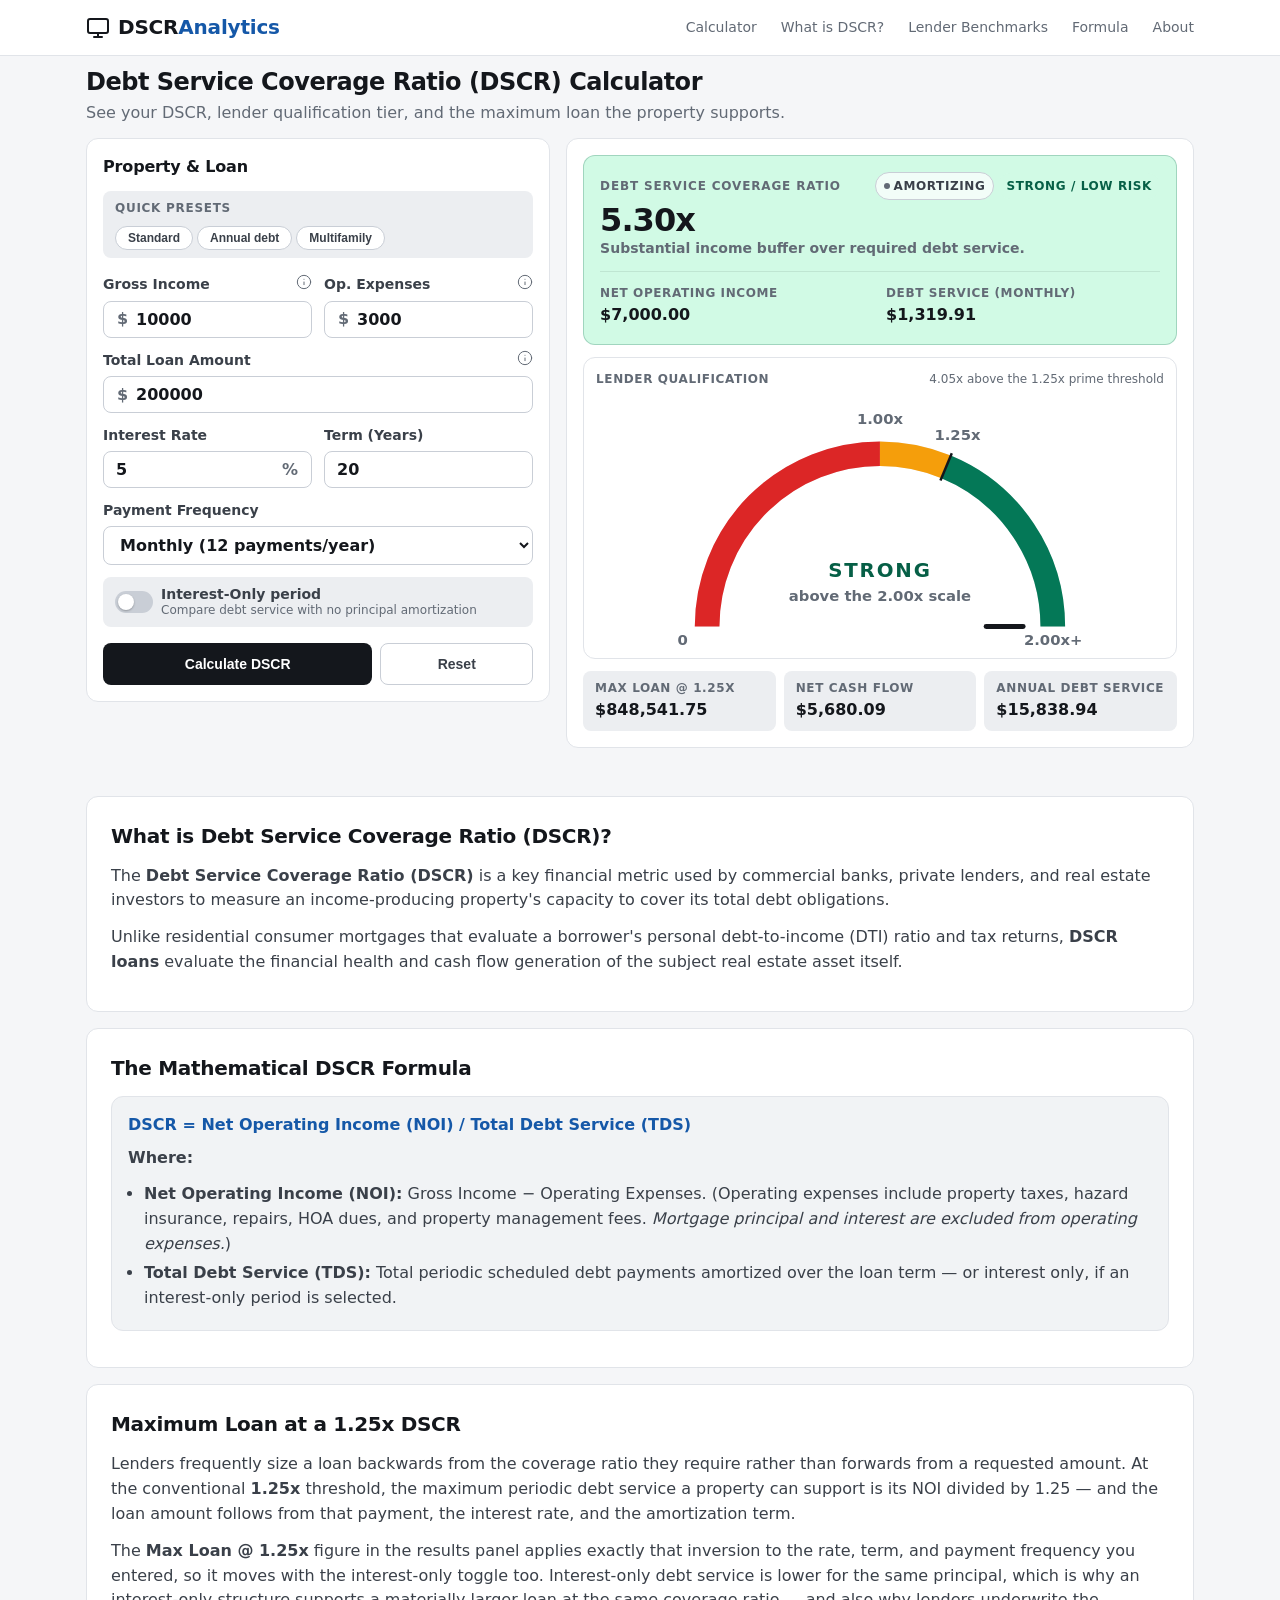
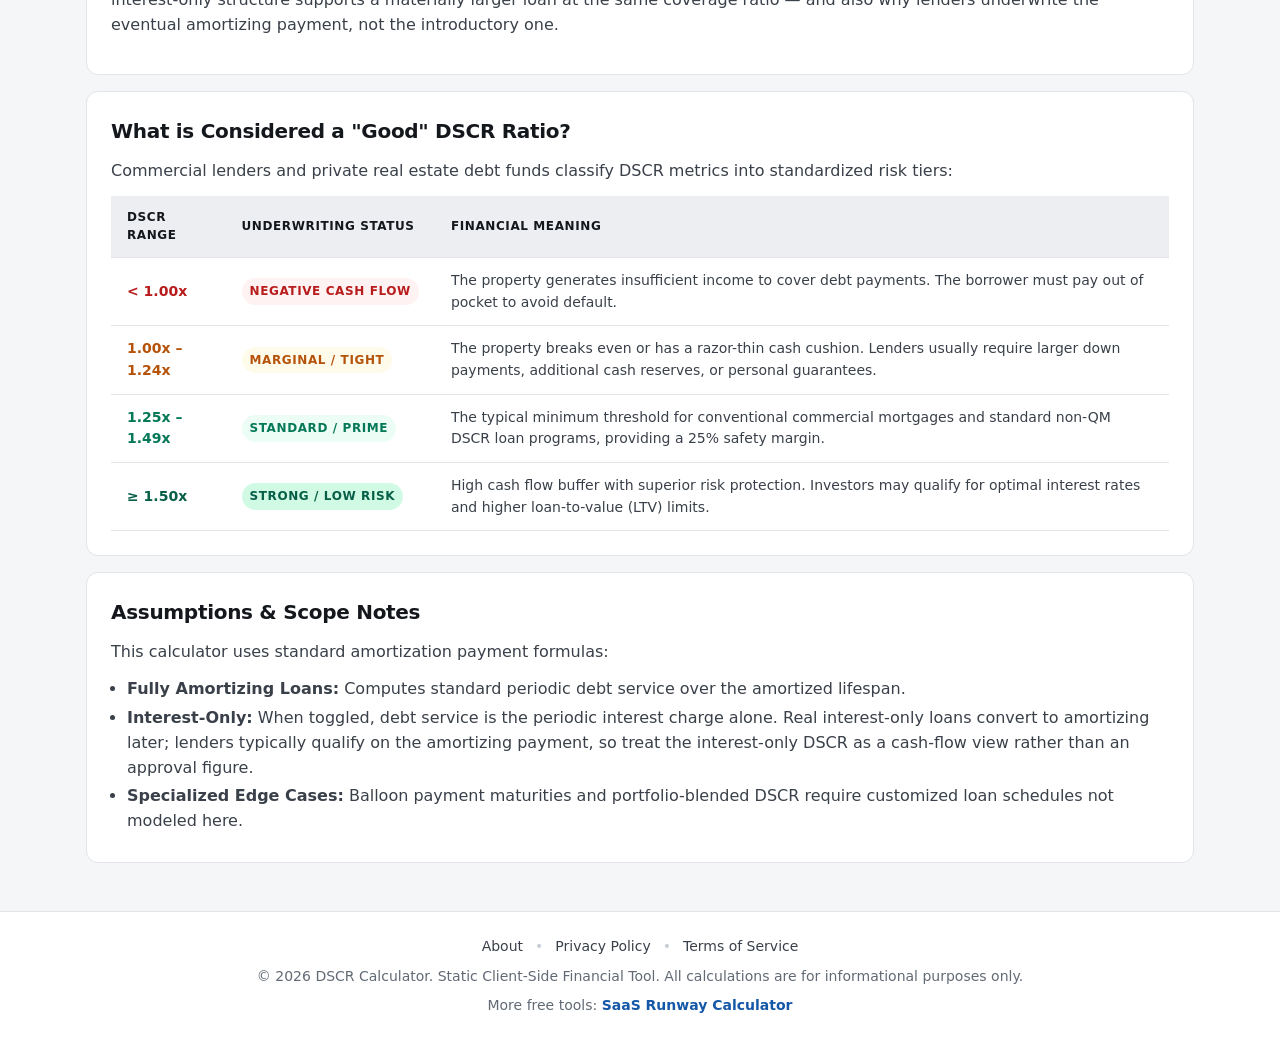
<file: index.html>
<!DOCTYPE html>
<html lang="en">
<head>
  <meta charset="UTF-8">
  <meta name="viewport" content="width=device-width, initial-scale=1.0">
  <title>DSCR Calculator — Debt Service Coverage Ratio Calculator</title>
  <meta name="description" content="Calculate Debt Service Coverage Ratio (DSCR), Net Operating Income (NOI), maximum qualifying loan amount, and scheduled debt payments for commercial and real estate investment loans.">
  <meta name="keywords" content="DSCR calculator, debt service coverage ratio, net operating income, commercial real estate calculator, rental property loan, max loan amount">
  <meta name="author" content="DSCR Calculator">

  <!-- Open Graph / Meta -->
  <meta property="og:type" content="website">
  <meta property="og:title" content="DSCR Calculator — Debt Service Coverage Ratio Calculator">
  <meta property="og:description" content="Free, instant Debt Service Coverage Ratio (DSCR) calculator for real estate investors and lenders.">

  <!-- Styles -->
  <link rel="stylesheet" href="style.css">

  <!-- Google AdSense -->
  <script async src="https://pagead2.googlesyndication.com/pagead/js/adsbygoogle.js?client=ca-pub-6229643924105520"
     crossorigin="anonymous"></script>
</head>
<body>
  <header class="site-header">
    <div class="container header-inner">
      <a href="index.html" class="logo">
        <svg class="logo-icon" viewBox="0 0 24 24" fill="none" stroke="currentColor" stroke-width="2" stroke-linecap="round" stroke-linejoin="round">
          <rect x="2" y="3" width="20" height="14" rx="2" ry="2"></rect>
          <line x1="8" y1="21" x2="16" y2="21"></line>
          <line x1="12" y1="17" x2="12" y2="21"></line>
        </svg>
        <span class="logo-text">DSCR<strong>Analytics</strong></span>
      </a>
      <button type="button" class="nav-toggle" id="navToggle" aria-expanded="false" aria-controls="headerNav" aria-label="Toggle navigation menu">
        <span class="nav-toggle-bar"></span>
        <span class="nav-toggle-bar"></span>
        <span class="nav-toggle-bar"></span>
      </button>
      <nav class="header-nav" id="headerNav">
        <a href="#calculator">Calculator</a>
        <a href="#about-dscr">What is DSCR?</a>
        <a href="#benchmarks">Lender Benchmarks</a>
        <a href="#formula">Formula</a>
        <a href="about.html">About</a>
      </nav>
    </div>
  </header>

  <main class="container main-content">
    <!-- Compact page title: deliberately slim so the calculator itself clears the
         fold on a standard desktop viewport without scrolling. -->
    <div class="page-intro">
      <h1>Debt Service Coverage Ratio (DSCR) Calculator</h1>
      <p class="page-intro-sub">See your DSCR, lender qualification tier, and the maximum loan the property supports.</p>
    </div>

    <div class="calculator-grid" id="calculator">
      <!-- ============ LEFT: inputs ============ -->
      <section class="card input-card">
        <div class="card-header">
          <h2>Property &amp; Loan</h2>
        </div>

        <div class="preset-row">
          <span class="preset-label">Quick presets</span>
          <div class="preset-buttons">
            <button type="button" class="btn-preset" data-preset="caseA">Standard</button>
            <button type="button" class="btn-preset" data-preset="caseB">Annual debt</button>
            <button type="button" class="btn-preset" data-preset="caseC">Multifamily</button>
          </div>
        </div>

        <form id="calcForm" novalidate>
          <div class="form-row">
            <div class="form-group">
              <label for="gross">
                <span>Gross Income</span>
                <span class="tooltip" title="Total rental and ancillary income generated by the property per period."><svg data-icon width="16" height="16" viewBox="0 0 24 24" fill="none" stroke="currentColor" stroke-width="1.5" stroke-linecap="round" stroke-linejoin="round" aria-hidden="true"><circle cx="12" cy="12" r="10"/><path d="M12 16v-4M12 8h.01"/></svg></span>
              </label>
              <div class="input-prefix-wrapper">
                <span class="input-prefix">$</span>
                <input type="number" id="gross" name="gross" min="0" step="any" placeholder="10000" required>
              </div>
            </div>

            <div class="form-group">
              <label for="expenses">
                <span>Op. Expenses</span>
                <span class="tooltip" title="Property taxes, insurance, maintenance, management fees, utilities. Excludes mortgage principal &amp; interest."><svg data-icon width="16" height="16" viewBox="0 0 24 24" fill="none" stroke="currentColor" stroke-width="1.5" stroke-linecap="round" stroke-linejoin="round" aria-hidden="true"><circle cx="12" cy="12" r="10"/><path d="M12 16v-4M12 8h.01"/></svg></span>
              </label>
              <div class="input-prefix-wrapper">
                <span class="input-prefix">$</span>
                <input type="number" id="expenses" name="expenses" min="0" step="any" placeholder="3000" required>
              </div>
            </div>
          </div>

          <div class="form-group">
            <label for="loan">
              <span>Total Loan Amount</span>
              <span class="tooltip" title="The principal balance of the loan being underwritten."><svg data-icon width="16" height="16" viewBox="0 0 24 24" fill="none" stroke="currentColor" stroke-width="1.5" stroke-linecap="round" stroke-linejoin="round" aria-hidden="true"><circle cx="12" cy="12" r="10"/><path d="M12 16v-4M12 8h.01"/></svg></span>
            </label>
            <div class="input-prefix-wrapper">
              <span class="input-prefix">$</span>
              <input type="number" id="loan" name="loan" min="0" step="any" placeholder="200000" required>
            </div>
          </div>

          <div class="form-row">
            <div class="form-group">
              <label for="interest"><span>Interest Rate</span></label>
              <div class="input-suffix-wrapper">
                <input type="number" id="interest" name="interest" min="0" max="100" step="0.01" placeholder="5.0" required>
                <span class="input-suffix">%</span>
              </div>
            </div>

            <div class="form-group">
              <label for="term"><span>Term (Years)</span></label>
              <input type="number" id="term" name="term" min="1" max="50" step="1" placeholder="20" required>
            </div>
          </div>

          <div class="form-group">
            <label for="frequency"><span>Payment Frequency</span></label>
            <select id="frequency" name="frequency">
              <option value="monthly" selected>Monthly (12 payments/year)</option>
              <option value="annual">Annual (1 payment/year)</option>
            </select>
          </div>

          <div class="toggle-row">
            <label class="toggle-label" for="interestOnly">
              <input type="checkbox" id="interestOnly" name="interestOnly">
              <span class="toggle-track"><span class="toggle-thumb"></span></span>
              <span class="toggle-text">
                Interest-Only period
                <small>Compare debt service with no principal amortization</small>
              </span>
            </label>
          </div>

          <div class="form-actions">
            <button type="button" id="calcBtn" class="btn btn-primary">Calculate DSCR</button>
            <button type="reset" id="resetBtn" class="btn btn-secondary">Reset</button>
          </div>
        </form>
      </section>

      <!-- ============ RIGHT: DSCR readout + qualification gauge ============ -->
      <section class="card results-card" aria-live="polite">
        <div class="results-banner" id="resultsBanner">
          <div class="results-banner-head">
            <span class="results-banner-label">Debt Service Coverage Ratio</span>
            <div class="results-banner-pills">
              <span class="badge badge-neutral" id="amortModePill">Amortizing</span>
              <span class="badge badge-neutral" id="statusBadge">Awaiting Calculation</span>
            </div>
          </div>
          <div class="results-banner-value" id="dscrValue">—</div>
          <div class="results-banner-status" id="dscrStatus">Enter property &amp; financing figures to generate analysis</div>

          <div class="results-banner-stats">
            <div class="banner-stat">
              <span class="banner-stat-label">Net Operating Income</span>
              <span class="banner-stat-value" id="noiValue">$0.00</span>
            </div>
            <div class="banner-stat">
              <span class="banner-stat-label" id="tdsLabel">Periodic Debt Service</span>
              <span class="banner-stat-value" id="tdsValue">$0.00</span>
            </div>
          </div>
        </div>

        <div class="gauge-panel">
          <div class="chart-head">
            <span class="chart-title">Lender Qualification</span>
            <span class="chart-subtitle" id="gaugeSubtitle">1.25x is the conventional prime threshold</span>
          </div>
          <!-- Aspect ratio preserved (no preserveAspectRatio="none"): stretching the
               viewBox distorts the arc into an ellipse and squashes the tick text. -->
          <svg id="qualificationGauge" class="qualification-gauge" viewBox="0 0 460 212"
               role="img" aria-label="DSCR lender qualification gauge"></svg>
        </div>

        <div class="secondary-stats">
          <div class="secondary-stat">
            <span class="secondary-stat-label">Max Loan @ 1.25x</span>
            <span class="secondary-stat-value" id="maxLoanValue">$0.00</span>
          </div>
          <div class="secondary-stat">
            <span class="secondary-stat-label">Net Cash Flow</span>
            <span class="secondary-stat-value" id="cashFlowValue">$0.00</span>
          </div>
          <div class="secondary-stat">
            <span class="secondary-stat-label">Annual Debt Service</span>
            <span class="secondary-stat-value" id="annualDebtValue">$0.00</span>
          </div>
        </div>
      </section>
    </div>

    <!-- ======== Everything below here is below-the-fold content ======== -->

    <section class="info-section">
      <article class="info-article" id="about-dscr">
        <h2>What is Debt Service Coverage Ratio (DSCR)?</h2>
        <p>
          The <strong>Debt Service Coverage Ratio (DSCR)</strong> is a key financial metric used by commercial banks, private lenders, and real estate investors to measure an income-producing property's capacity to cover its total debt obligations.
        </p>
        <p>
          Unlike residential consumer mortgages that evaluate a borrower's personal debt-to-income (DTI) ratio and tax returns, <strong>DSCR loans</strong> evaluate the financial health and cash flow generation of the subject real estate asset itself.
        </p>
      </article>

      <article class="info-article" id="formula">
        <h2>The Mathematical DSCR Formula</h2>
        <div class="formula-box">
          <div class="formula-line">
            <strong>DSCR = Net Operating Income (NOI) / Total Debt Service (TDS)</strong>
          </div>
          <div class="formula-sub">
            <p><strong>Where:</strong></p>
            <ul>
              <li><strong>Net Operating Income (NOI):</strong> Gross Income &minus; Operating Expenses. (Operating expenses include property taxes, hazard insurance, repairs, HOA dues, and property management fees. <em>Mortgage principal and interest are excluded from operating expenses.</em>)</li>
              <li><strong>Total Debt Service (TDS):</strong> Total periodic scheduled debt payments amortized over the loan term — or interest only, if an interest-only period is selected.</li>
            </ul>
          </div>
        </div>
      </article>

      <article class="info-article" id="max-loan">
        <h2>Maximum Loan at a 1.25x DSCR</h2>
        <p>
          Lenders frequently size a loan backwards from the coverage ratio they require rather than forwards from a requested amount. At the conventional <strong>1.25x</strong> threshold, the maximum periodic debt service a property can support is its NOI divided by 1.25 — and the loan amount follows from that payment, the interest rate, and the amortization term.
        </p>
        <p>
          The <strong>Max Loan @ 1.25x</strong> figure in the results panel applies exactly that inversion to the rate, term, and payment frequency you entered, so it moves with the interest-only toggle too. Interest-only debt service is lower for the same principal, which is why an interest-only structure supports a materially larger loan at the same coverage ratio — and also why lenders underwrite the eventual amortizing payment, not the introductory one.
        </p>
      </article>

      <article class="info-article" id="benchmarks">
        <h2>What is Considered a "Good" DSCR Ratio?</h2>
        <p>
          Commercial lenders and private real estate debt funds classify DSCR metrics into standardized risk tiers:
        </p>

        <div class="table-responsive">
          <table class="benchmark-table">
            <thead>
              <tr>
                <th>DSCR Range</th>
                <th>Underwriting Status</th>
                <th>Financial Meaning</th>
              </tr>
            </thead>
            <tbody>
              <tr>
                <td data-label="DSCR Range"><strong class="text-danger">&lt; 1.00x</strong></td>
                <td data-label="Underwriting Status"><span class="badge badge-danger">Negative Cash Flow</span></td>
                <td data-label="Financial Meaning">The property generates insufficient income to cover debt payments. The borrower must pay out of pocket to avoid default.</td>
              </tr>
              <tr>
                <td data-label="DSCR Range"><strong class="text-warning">1.00x – 1.24x</strong></td>
                <td data-label="Underwriting Status"><span class="badge badge-warning">Marginal / Tight</span></td>
                <td data-label="Financial Meaning">The property breaks even or has a razor-thin cash cushion. Lenders usually require larger down payments, additional cash reserves, or personal guarantees.</td>
              </tr>
              <tr>
                <td data-label="DSCR Range"><strong class="text-success">1.25x – 1.49x</strong></td>
                <td data-label="Underwriting Status"><span class="badge badge-success">Standard / Prime</span></td>
                <td data-label="Financial Meaning">The typical minimum threshold for conventional commercial mortgages and standard non-QM DSCR loan programs, providing a 25% safety margin.</td>
              </tr>
              <tr>
                <td data-label="DSCR Range"><strong class="text-strong">&ge; 1.50x</strong></td>
                <td data-label="Underwriting Status"><span class="badge badge-strong">Strong / Low Risk</span></td>
                <td data-label="Financial Meaning">High cash flow buffer with superior risk protection. Investors may qualify for optimal interest rates and higher loan-to-value (LTV) limits.</td>
              </tr>
            </tbody>
          </table>
        </div>
      </article>

      <article class="info-article" id="limitations">
        <h2>Assumptions &amp; Scope Notes</h2>
        <p>
          This calculator uses standard amortization payment formulas:
        </p>
        <ul>
          <li><strong>Fully Amortizing Loans:</strong> Computes standard periodic debt service over the amortized lifespan.</li>
          <li><strong>Interest-Only:</strong> When toggled, debt service is the periodic interest charge alone. Real interest-only loans convert to amortizing later; lenders typically qualify on the amortizing payment, so treat the interest-only DSCR as a cash-flow view rather than an approval figure.</li>
          <li><strong>Specialized Edge Cases:</strong> Balloon payment maturities and portfolio-blended DSCR require customized loan schedules not modeled here.</li>
        </ul>
      </article>
    </section>

  </main>

  <footer class="site-footer">
    <div class="container footer-inner">
      <nav class="footer-nav" aria-label="Footer Navigation">
        <a href="about.html">About</a>
        <span class="footer-nav-divider" aria-hidden="true">&bull;</span>
        <a href="privacy.html">Privacy Policy</a>
        <span class="footer-nav-divider" aria-hidden="true">&bull;</span>
        <a href="terms.html">Terms of Service</a>
      </nav>
      <p>&copy; 2026 DSCR Calculator. Static Client-Side Financial Tool. All calculations are for informational purposes only.</p>
      <p class="footer-links">More free tools: <a href="https://runwaysnap.com">SaaS Runway Calculator</a></p>
    </div>
  </footer>

  <script src="script.js"></script>
</body>
</html>
</file>
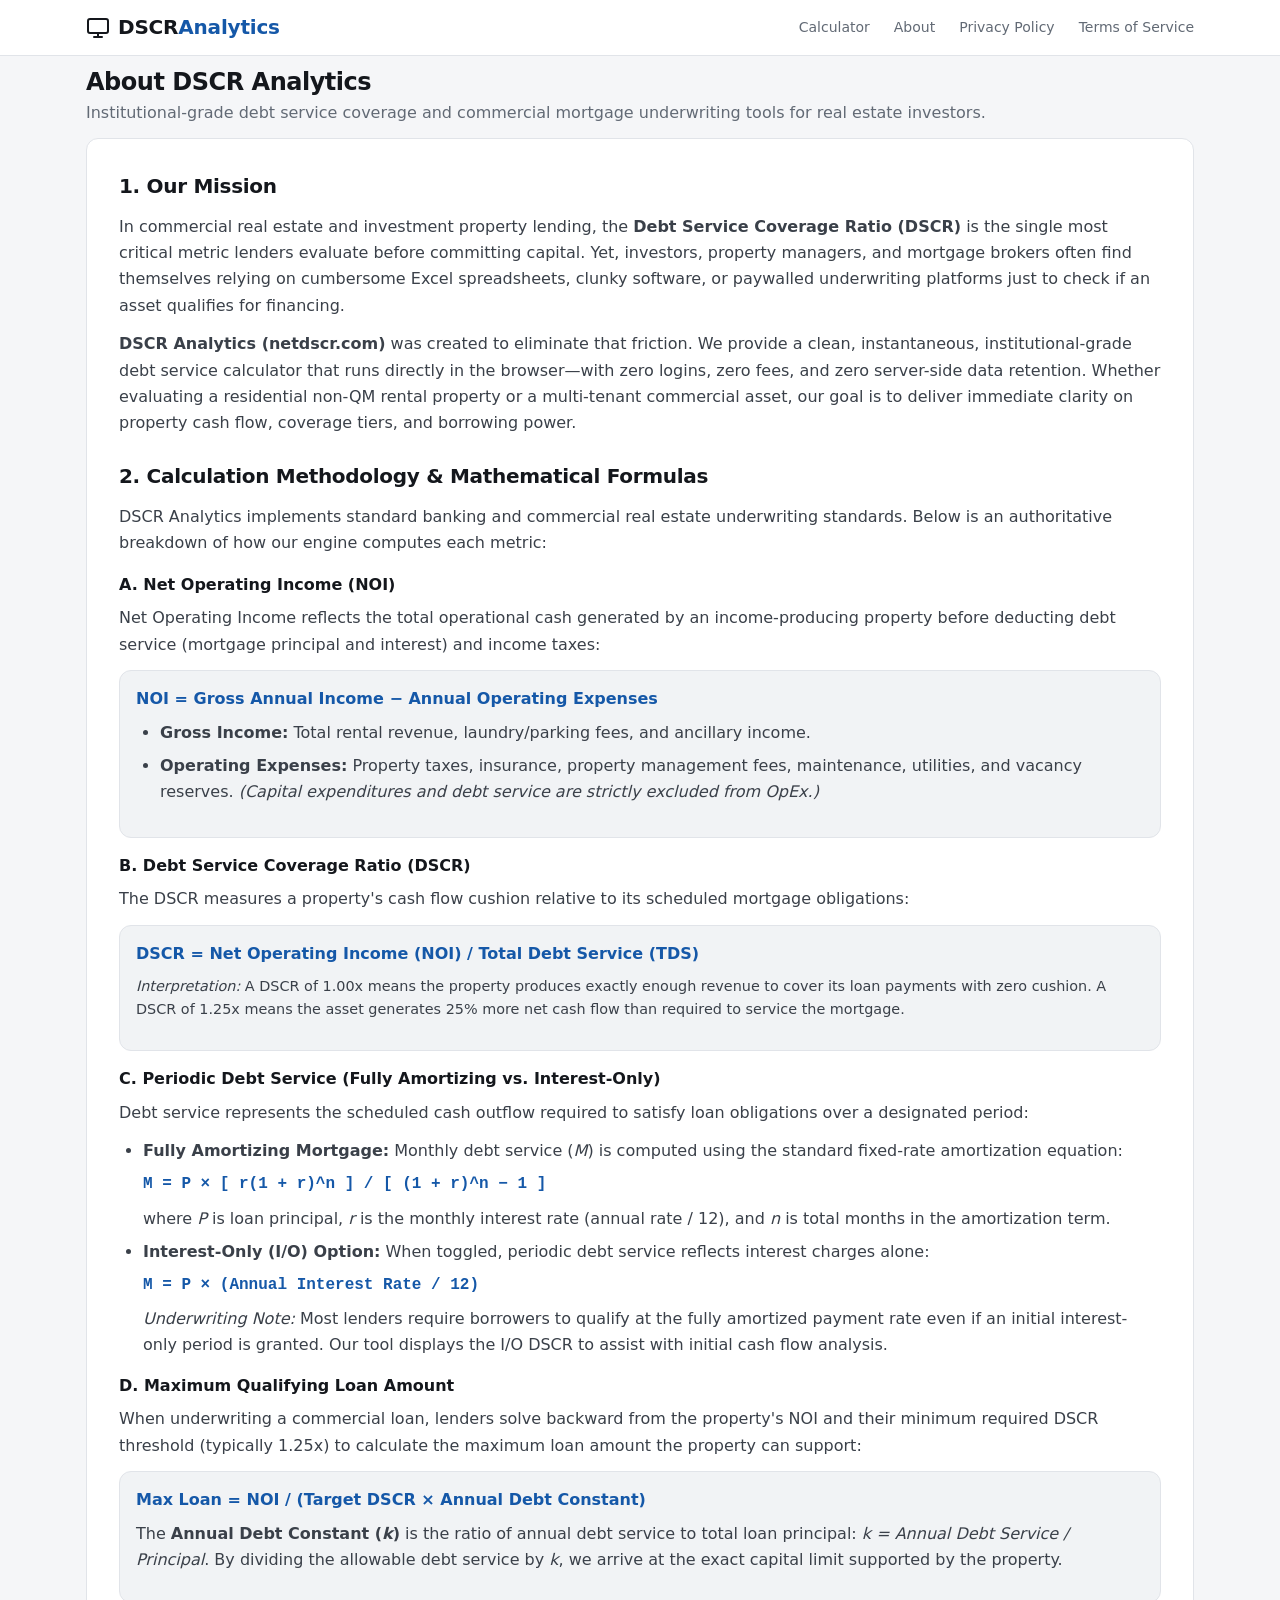
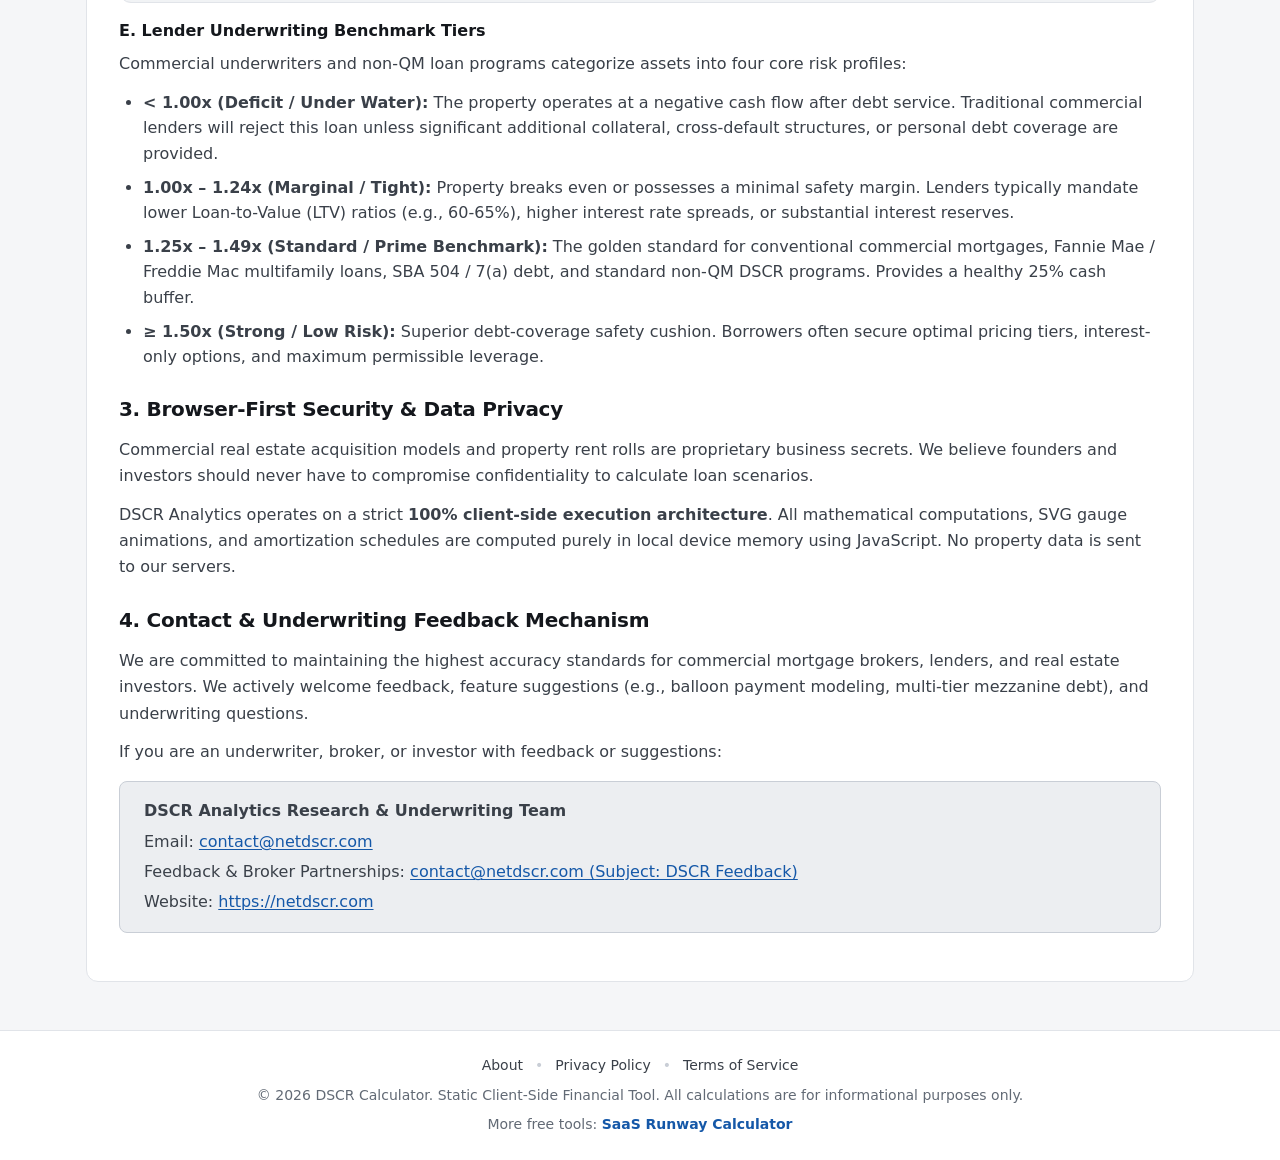
<file: about.html>
<!DOCTYPE html>
<html lang="en">
<head>
  <meta charset="UTF-8">
  <meta name="viewport" content="width=device-width, initial-scale=1.0">
  <title>About DSCR Analytics — Mission, Methodology & Underwriting</title>
  <meta name="description" content="Learn about DSCR Analytics, our commercial real estate debt service coverage methodology, loan constant formulas, and broker feedback mechanism.">
  <meta name="keywords" content="about DSCR calculator, DSCR methodology, NOI formula, commercial real estate underwriting, loan constant">
  <meta name="author" content="DSCR Analytics">

  <meta property="og:type" content="website">
  <meta property="og:title" content="About DSCR Analytics — Mission, Methodology & Contact">
  <meta property="og:description" content="Authoritative overview of DSCR Analytics' debt service coverage calculations, mortgage methodology, and contact channels.">

  <link rel="stylesheet" href="style.css">

  <!-- Google AdSense -->
  <script async src="https://pagead2.googlesyndication.com/pagead/js/adsbygoogle.js?client=ca-pub-6229643924105520"
     crossorigin="anonymous"></script>
</head>
<body>
  <header class="site-header">
    <div class="container header-inner">
      <a href="index.html" class="logo">
        <svg class="logo-icon" viewBox="0 0 24 24" fill="none" stroke="currentColor" stroke-width="2" stroke-linecap="round" stroke-linejoin="round">
          <rect x="2" y="3" width="20" height="14" rx="2" ry="2"></rect>
          <line x1="8" y1="21" x2="16" y2="21"></line>
          <line x1="12" y1="17" x2="12" y2="21"></line>
        </svg>
        <span class="logo-text">DSCR<strong>Analytics</strong></span>
      </a>
      <button type="button" class="nav-toggle" id="navToggle" aria-expanded="false" aria-controls="headerNav" aria-label="Toggle navigation menu">
        <span class="nav-toggle-bar"></span>
        <span class="nav-toggle-bar"></span>
        <span class="nav-toggle-bar"></span>
      </button>
      <nav class="header-nav" id="headerNav">
        <a href="index.html">Calculator</a>
        <a href="about.html" class="active">About</a>
        <a href="privacy.html">Privacy Policy</a>
        <a href="terms.html">Terms of Service</a>
      </nav>
    </div>
  </header>

  <main class="container main-content">
    <div class="page-intro">
      <h1>About DSCR Analytics</h1>
      <p class="page-intro-sub">Institutional-grade debt service coverage and commercial mortgage underwriting tools for real estate investors.</p>
    </div>

    <div class="legal-container">
      <article class="legal-article">
        <h2>1. Our Mission</h2>
        <p>
          In commercial real estate and investment property lending, the <strong>Debt Service Coverage Ratio (DSCR)</strong> is the single most critical metric lenders evaluate before committing capital. Yet, investors, property managers, and mortgage brokers often find themselves relying on cumbersome Excel spreadsheets, clunky software, or paywalled underwriting platforms just to check if an asset qualifies for financing.
        </p>
        <p>
          <strong>DSCR Analytics (netdscr.com)</strong> was created to eliminate that friction. We provide a clean, instantaneous, institutional-grade debt service calculator that runs directly in the browser—with zero logins, zero fees, and zero server-side data retention. Whether evaluating a residential non-QM rental property or a multi-tenant commercial asset, our goal is to deliver immediate clarity on property cash flow, coverage tiers, and borrowing power.
        </p>

        <h2>2. Calculation Methodology &amp; Mathematical Formulas</h2>
        <p>
          DSCR Analytics implements standard banking and commercial real estate underwriting standards. Below is an authoritative breakdown of how our engine computes each metric:
        </p>

        <h3>A. Net Operating Income (NOI)</h3>
        <p>
          Net Operating Income reflects the total operational cash generated by an income-producing property before deducting debt service (mortgage principal and interest) and income taxes:
        </p>
        <div class="formula-box">
          <div class="formula-line">NOI = Gross Annual Income &minus; Annual Operating Expenses</div>
          <div class="formula-sub">
            <ul>
              <li><strong>Gross Income:</strong> Total rental revenue, laundry/parking fees, and ancillary income.</li>
              <li><strong>Operating Expenses:</strong> Property taxes, insurance, property management fees, maintenance, utilities, and vacancy reserves. <em>(Capital expenditures and debt service are strictly excluded from OpEx.)</em></li>
            </ul>
          </div>
        </div>

        <h3>B. Debt Service Coverage Ratio (DSCR)</h3>
        <p>
          The DSCR measures a property's cash flow cushion relative to its scheduled mortgage obligations:
        </p>
        <div class="formula-box">
          <div class="formula-line">DSCR = Net Operating Income (NOI) / Total Debt Service (TDS)</div>
          <p style="margin-top: 8px; font-size: 0.9rem; color: var(--text-body);">
            <em>Interpretation:</em> A DSCR of 1.00x means the property produces exactly enough revenue to cover its loan payments with zero cushion. A DSCR of 1.25x means the asset generates 25% more net cash flow than required to service the mortgage.
          </p>
        </div>

        <h3>C. Periodic Debt Service (Fully Amortizing vs. Interest-Only)</h3>
        <p>
          Debt service represents the scheduled cash outflow required to satisfy loan obligations over a designated period:
        </p>
        <ul>
          <li><strong>Fully Amortizing Mortgage:</strong> Monthly debt service (<em>M</em>) is computed using the standard fixed-rate amortization equation:
            <div style="font-family: monospace; font-weight: 700; margin: 8px 0; color: var(--accent);">
              M = P &times; [ r(1 + r)^n ] / [ (1 + r)^n &minus; 1 ]
            </div>
            where <em>P</em> is loan principal, <em>r</em> is the monthly interest rate (annual rate / 12), and <em>n</em> is total months in the amortization term.
          </li>
          <li><strong>Interest-Only (I/O) Option:</strong> When toggled, periodic debt service reflects interest charges alone:
            <div style="font-family: monospace; font-weight: 700; margin: 8px 0; color: var(--accent);">
              M = P &times; (Annual Interest Rate / 12)
            </div>
            <em>Underwriting Note:</em> Most lenders require borrowers to qualify at the fully amortized payment rate even if an initial interest-only period is granted. Our tool displays the I/O DSCR to assist with initial cash flow analysis.
          </li>
        </ul>

        <h3>D. Maximum Qualifying Loan Amount</h3>
        <p>
          When underwriting a commercial loan, lenders solve backward from the property's NOI and their minimum required DSCR threshold (typically 1.25x) to calculate the maximum loan amount the property can support:
        </p>
        <div class="formula-box">
          <div class="formula-line">Max Loan = NOI / (Target DSCR &times; Annual Debt Constant)</div>
          <div class="formula-sub">
            <p>The <strong>Annual Debt Constant (<em>k</em>)</strong> is the ratio of annual debt service to total loan principal: <em>k = Annual Debt Service / Principal</em>. By dividing the allowable debt service by <em>k</em>, we arrive at the exact capital limit supported by the property.</p>
          </div>
        </div>

        <h3>E. Lender Underwriting Benchmark Tiers</h3>
        <p>
          Commercial underwriters and non-QM loan programs categorize assets into four core risk profiles:
        </p>
        <ul>
          <li><strong>&lt; 1.00x (Deficit / Under Water):</strong> The property operates at a negative cash flow after debt service. Traditional commercial lenders will reject this loan unless significant additional collateral, cross-default structures, or personal debt coverage are provided.</li>
          <li><strong>1.00x &ndash; 1.24x (Marginal / Tight):</strong> Property breaks even or possesses a minimal safety margin. Lenders typically mandate lower Loan-to-Value (LTV) ratios (e.g., 60-65%), higher interest rate spreads, or substantial interest reserves.</li>
          <li><strong>1.25x &ndash; 1.49x (Standard / Prime Benchmark):</strong> The golden standard for conventional commercial mortgages, Fannie Mae / Freddie Mac multifamily loans, SBA 504 / 7(a) debt, and standard non-QM DSCR programs. Provides a healthy 25% cash buffer.</li>
          <li><strong>&ge; 1.50x (Strong / Low Risk):</strong> Superior debt-coverage safety cushion. Borrowers often secure optimal pricing tiers, interest-only options, and maximum permissible leverage.</li>
        </ul>

        <h2>3. Browser-First Security &amp; Data Privacy</h2>
        <p>
          Commercial real estate acquisition models and property rent rolls are proprietary business secrets. We believe founders and investors should never have to compromise confidentiality to calculate loan scenarios.
        </p>
        <p>
          DSCR Analytics operates on a strict <strong>100% client-side execution architecture</strong>. All mathematical computations, SVG gauge animations, and amortization schedules are computed purely in local device memory using JavaScript. No property data is sent to our servers.
        </p>

        <h2>4. Contact &amp; Underwriting Feedback Mechanism</h2>
        <p>
          We are committed to maintaining the highest accuracy standards for commercial mortgage brokers, lenders, and real estate investors. We actively welcome feedback, feature suggestions (e.g., balloon payment modeling, multi-tier mezzanine debt), and underwriting questions.
        </p>
        <p>
          If you are an underwriter, broker, or investor with feedback or suggestions:
        </p>
        <div class="contact-card">
          <p><strong>DSCR Analytics Research &amp; Underwriting Team</strong></p>
          <p>Email: <a href="mailto:contact@netdscr.com">contact@netdscr.com</a></p>
          <p>Feedback &amp; Broker Partnerships: <a href="mailto:contact@netdscr.com?subject=DSCR%20Calculator%20Feedback">contact@netdscr.com (Subject: DSCR Feedback)</a></p>
          <p>Website: <a href="https://netdscr.com">https://netdscr.com</a></p>
        </div>
      </article>
    </div>
  </main>

  <footer class="site-footer">
    <div class="container footer-inner">
      <nav class="footer-nav" aria-label="Footer Navigation">
        <a href="about.html">About</a>
        <span class="footer-nav-divider" aria-hidden="true">&bull;</span>
        <a href="privacy.html">Privacy Policy</a>
        <span class="footer-nav-divider" aria-hidden="true">&bull;</span>
        <a href="terms.html">Terms of Service</a>
      </nav>
      <p>&copy; 2026 DSCR Calculator. Static Client-Side Financial Tool. All calculations are for informational purposes only.</p>
      <p class="footer-links">More free tools: <a href="https://runwaysnap.com">SaaS Runway Calculator</a></p>
    </div>
  </footer>

  <script src="script.js"></script>
</body>
</html>
</file>
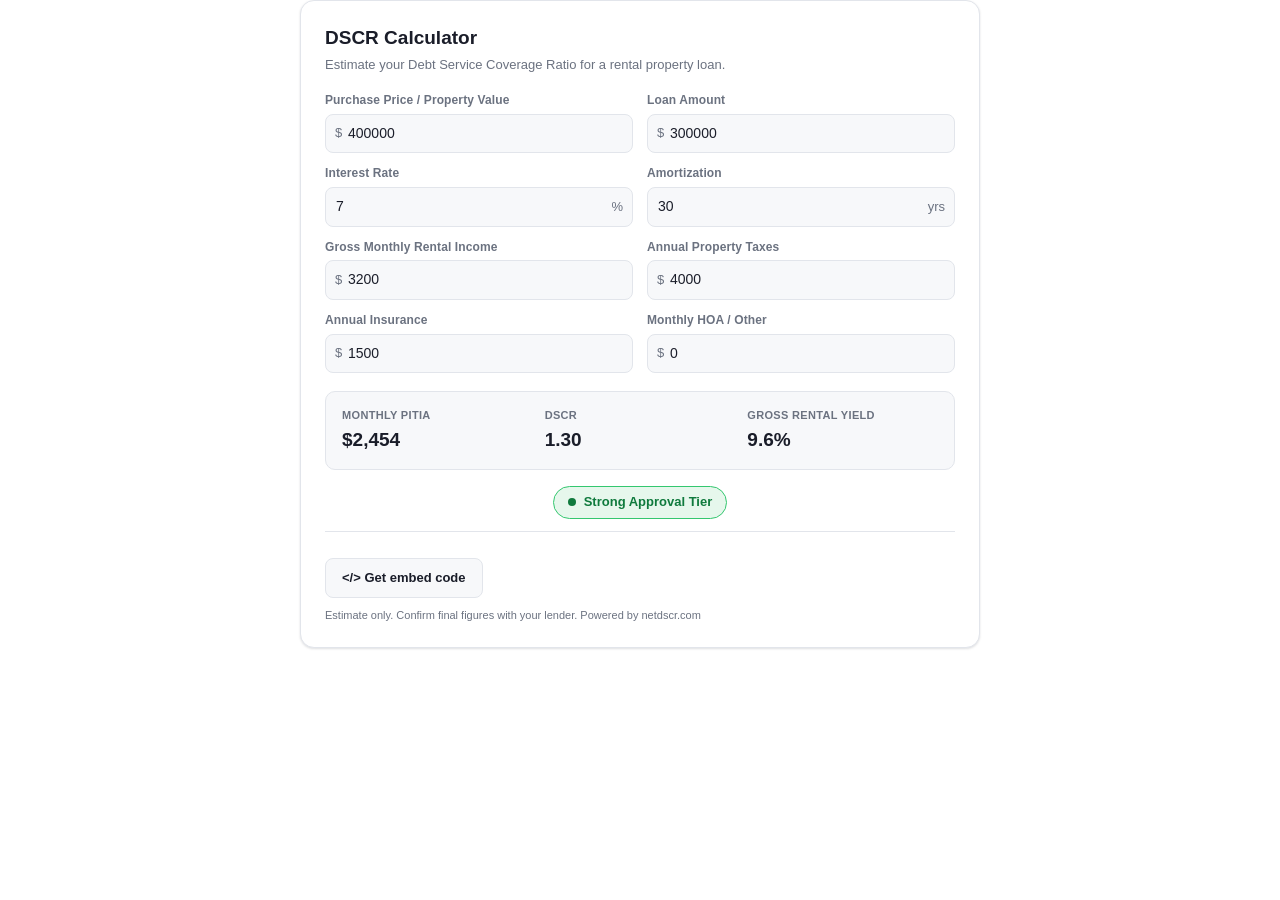
<file: dscr_widget.html>
<!DOCTYPE html>
<html lang="en">
<head>
<meta charset="UTF-8">
<meta name="viewport" content="width=device-width, initial-scale=1.0">
<title>DSCR Calculator Widget</title>
<style>
  /* ============================================================
     Scoped styles — everything lives under .dw-root so this file
     is safe to embed directly in a host page (styles never touch
     unscoped tags like body/input/button) as well as inside an
     iframe, where the standalone html/body rules below just give
     the frame a sane background.
     ============================================================ */
  html, body {
    margin: 0;
    padding: 0;
    background: transparent;
  }

  .dw-root {
    --dw-bg: #ffffff;
    --dw-bg-soft: #f7f8fa;
    --dw-border: #e2e5eb;
    --dw-text: #1a1d29;
    --dw-text-muted: #6b7280;
    --dw-accent: #2563eb;
    --dw-accent-contrast: #ffffff;
    --dw-green-bg: #e6f7ec;
    --dw-green-text: #0f7a3d;
    --dw-green-border: #34c76f;
    --dw-yellow-bg: #fff8e1;
    --dw-yellow-text: #92650a;
    --dw-yellow-border: #f2b705;
    --dw-red-bg: #fdecec;
    --dw-red-text: #b3261e;
    --dw-red-border: #ef4444;
    --dw-shadow: 0 1px 3px rgba(16, 24, 40, 0.08), 0 1px 2px rgba(16, 24, 40, 0.06);

    all: initial;
    box-sizing: border-box;
    display: block;
    font-family: -apple-system, BlinkMacSystemFont, "Segoe UI", Roboto, Helvetica, Arial, sans-serif;
    color: var(--dw-text);
    background: var(--dw-bg);
    max-width: 680px;
    width: 100%;
    margin: 0 auto;
    border: 1px solid var(--dw-border);
    border-radius: 14px;
    padding: 24px;
    box-shadow: var(--dw-shadow);
    line-height: 1.4;
    font-size: 15px;
  }

  @media (prefers-color-scheme: dark) {
    .dw-root {
      --dw-bg: #14161f;
      --dw-bg-soft: #1c1f2b;
      --dw-border: #2b2f3d;
      --dw-text: #eef0f5;
      --dw-text-muted: #9aa1b1;
      --dw-accent: #5b8def;
      --dw-accent-contrast: #0b0d14;
      --dw-green-bg: #0f2a1c;
      --dw-green-text: #4ade80;
      --dw-green-border: #22c55e;
      --dw-yellow-bg: #2e2508;
      --dw-yellow-text: #fbbf24;
      --dw-yellow-border: #d19a05;
      --dw-red-bg: #2c1414;
      --dw-red-text: #f87171;
      --dw-red-border: #ef4444;
      --dw-shadow: 0 1px 3px rgba(0, 0, 0, 0.4), 0 1px 2px rgba(0, 0, 0, 0.3);
    }
  }

  .dw-root *, .dw-root *::before, .dw-root *::after {
    box-sizing: border-box;
    font-family: inherit;
  }

  /* Only h1/h2/p/label carry browser-default margins — div and span never
     do, so leaving them out keeps this reset's specificity (0,1,0) from
     ever outranking the single-class component rules below (.dw-results,
     .dw-badge-row, etc.), which was silently zeroing their margin/padding. */
  .dw-root h1, .dw-root h2, .dw-root p, .dw-root label {
    margin: 0;
    padding: 0;
  }

  .dw-header { margin-bottom: 18px; }
  .dw-header h1 {
    font-size: 19px;
    font-weight: 700;
    color: var(--dw-text);
  }
  .dw-header p {
    margin-top: 4px;
    font-size: 13px;
    color: var(--dw-text-muted);
  }

  .dw-grid {
    display: grid;
    grid-template-columns: repeat(2, 1fr);
    gap: 12px 14px;
    margin-bottom: 18px;
  }

  .dw-field { display: flex; flex-direction: column; gap: 5px; }
  .dw-field label {
    font-size: 12px;
    font-weight: 600;
    color: var(--dw-text-muted);
    letter-spacing: 0.01em;
  }

  .dw-input-wrap {
    position: relative;
    display: flex;
    align-items: center;
  }

  .dw-input-wrap .dw-prefix,
  .dw-input-wrap .dw-suffix {
    position: absolute;
    font-size: 13px;
    color: var(--dw-text-muted);
    pointer-events: none;
  }
  .dw-input-wrap .dw-prefix { left: 10px; }
  .dw-input-wrap .dw-suffix { right: 10px; }

  .dw-root input[type="number"] {
    all: unset;
    box-sizing: border-box;
    width: 100%;
    background: var(--dw-bg-soft);
    border: 1px solid var(--dw-border);
    border-radius: 8px;
    padding: 9px 10px;
    font-size: 14px;
    color: var(--dw-text);
    transition: border-color 0.15s ease, box-shadow 0.15s ease;
  }
  .dw-root input[type="number"].dw-has-prefix { padding-left: 22px; }
  .dw-root input[type="number"].dw-has-suffix { padding-right: 26px; }
  .dw-root input[type="number"]:focus {
    border-color: var(--dw-accent);
    box-shadow: 0 0 0 3px rgba(37, 99, 235, 0.15);
  }
  .dw-root input[type="number"]::-webkit-outer-spin-button,
  .dw-root input[type="number"]::-webkit-inner-spin-button {
    -webkit-appearance: none;
    margin: 0;
  }
  .dw-root input[type="number"] { -moz-appearance: textfield; }

  .dw-results {
    background: var(--dw-bg-soft);
    border: 1px solid var(--dw-border);
    border-radius: 10px;
    padding: 16px;
    display: grid;
    grid-template-columns: repeat(3, 1fr);
    gap: 12px;
    margin-bottom: 16px;
  }

  .dw-metric { display: flex; flex-direction: column; gap: 3px; }
  .dw-metric .dw-metric-label {
    font-size: 11px;
    font-weight: 600;
    text-transform: uppercase;
    letter-spacing: 0.03em;
    color: var(--dw-text-muted);
  }
  .dw-metric .dw-metric-value {
    font-size: 19px;
    font-weight: 700;
    color: var(--dw-text);
  }

  .dw-badge-row { display: flex; justify-content: center; margin-top: 12px; margin-bottom: 12px; }
  .dw-badge {
    display: inline-flex;
    align-items: center;
    gap: 8px;
    padding: 6px 14px;
    border-radius: 9999px;
    font-size: 13px;
    font-weight: 700;
    border: 1.5px solid var(--dw-border);
    background: var(--dw-bg-soft);
    color: var(--dw-text-muted);
    text-align: center;
    transition: background 0.15s ease, color 0.15s ease, border-color 0.15s ease;
  }
  .dw-badge .dw-dot {
    width: 8px;
    height: 8px;
    border-radius: 50%;
    background: currentColor;
    flex-shrink: 0;
  }
  .dw-badge[data-tier="1"] {
    background: var(--dw-green-bg);
    color: var(--dw-green-text);
    border-color: var(--dw-green-border);
  }
  .dw-badge[data-tier="2"] {
    background: var(--dw-yellow-bg);
    color: var(--dw-yellow-text);
    border-color: var(--dw-yellow-border);
  }
  .dw-badge[data-tier="0"] {
    background: var(--dw-red-bg);
    color: var(--dw-red-text);
    border-color: var(--dw-red-border);
  }

  .dw-footer {
    border-top: 1px solid var(--dw-border);
    padding-top: 14px;
    display: flex;
    flex-direction: column;
    gap: 10px;
  }

  .dw-root button {
    all: unset;
    box-sizing: border-box;
    cursor: pointer;
    font-size: 13px;
    font-weight: 600;
    border-radius: 8px;
    padding: 9px 14px;
    text-align: center;
    transition: opacity 0.15s ease, background 0.15s ease;
  }
  .dw-root button:focus-visible {
    box-shadow: 0 0 0 3px rgba(37, 99, 235, 0.3);
  }
  .dw-root button:active { opacity: 0.85; }

  /* ".dw-root .dw-embed-toggle" (two classes) deliberately outranks the
     ".dw-root button" base rule's (class + type) specificity so padding
     and margin-top here aren't silently lost to that rule's `all: unset`. */
  .dw-root .dw-embed-toggle {
    background: var(--dw-bg-soft);
    border: 1px solid var(--dw-border) !important;
    color: var(--dw-text);
    align-self: flex-start;
    margin-top: 12px;
    padding: 10px 16px;
  }

  .dw-embed-panel {
    display: none;
    flex-direction: column;
    gap: 8px;
  }
  .dw-embed-panel.dw-open { display: flex; }

  .dw-root textarea {
    all: unset;
    box-sizing: border-box;
    width: 100%;
    resize: vertical;
    min-height: 64px;
    background: var(--dw-bg-soft);
    border: 1px solid var(--dw-border);
    border-radius: 8px;
    padding: 10px;
    font-family: ui-monospace, SFMono-Regular, Menlo, Consolas, monospace;
    font-size: 12px;
    color: var(--dw-text);
    white-space: pre-wrap;
    word-break: break-all;
  }

  .dw-copy-btn {
    background: var(--dw-accent);
    color: var(--dw-accent-contrast);
    align-self: flex-start;
  }
  .dw-copy-btn[data-copied="true"] {
    background: var(--dw-green-border);
  }

  .dw-disclaimer {
    font-size: 11px;
    color: var(--dw-text-muted);
  }

  /* ---------------- Mobile / narrow-viewport layout ---------------- */
  @media (max-width: 480px) {
    .dw-root { padding: 16px; border-radius: 10px; }
    .dw-grid { grid-template-columns: 1fr; gap: 10px; }
    .dw-results { grid-template-columns: 1fr 1fr; }
    .dw-results .dw-metric:nth-child(3) { grid-column: 1 / -1; }
    .dw-metric .dw-metric-value { font-size: 17px; }
    .dw-badge { font-size: 12px; padding: 8px 14px; text-align: center; }
  }
</style>
</head>
<body>

<div class="dw-root" id="dwRoot" data-testid="dscr-widget">

  <div class="dw-header">
    <h1>DSCR Calculator</h1>
    <p>Estimate your Debt Service Coverage Ratio for a rental property loan.</p>
  </div>

  <div class="dw-grid">
    <div class="dw-field">
      <label for="dw-property-value">Purchase Price / Property Value</label>
      <div class="dw-input-wrap">
        <span class="dw-prefix">$</span>
        <input type="number" id="dw-property-value" class="dw-has-prefix" min="0" step="1000" value="400000" inputmode="decimal" data-testid="dw-property-value">
      </div>
    </div>

    <div class="dw-field">
      <label for="dw-loan-amount">Loan Amount</label>
      <div class="dw-input-wrap">
        <span class="dw-prefix">$</span>
        <input type="number" id="dw-loan-amount" class="dw-has-prefix" min="0" step="1000" value="300000" inputmode="decimal" data-testid="dw-loan-amount">
      </div>
    </div>

    <div class="dw-field">
      <label for="dw-interest-rate">Interest Rate</label>
      <div class="dw-input-wrap">
        <input type="number" id="dw-interest-rate" class="dw-has-suffix" min="0" step="0.125" value="7" inputmode="decimal" data-testid="dw-interest-rate">
        <span class="dw-suffix">%</span>
      </div>
    </div>

    <div class="dw-field">
      <label for="dw-amort-years">Amortization</label>
      <div class="dw-input-wrap">
        <input type="number" id="dw-amort-years" class="dw-has-suffix" min="1" step="1" value="30" inputmode="decimal" data-testid="dw-amort-years">
        <span class="dw-suffix">yrs</span>
      </div>
    </div>

    <div class="dw-field">
      <label for="dw-monthly-rent">Gross Monthly Rental Income</label>
      <div class="dw-input-wrap">
        <span class="dw-prefix">$</span>
        <input type="number" id="dw-monthly-rent" class="dw-has-prefix" min="0" step="50" value="3200" inputmode="decimal" data-testid="dw-monthly-rent">
      </div>
    </div>

    <div class="dw-field">
      <label for="dw-annual-taxes">Annual Property Taxes</label>
      <div class="dw-input-wrap">
        <span class="dw-prefix">$</span>
        <input type="number" id="dw-annual-taxes" class="dw-has-prefix" min="0" step="100" value="4000" inputmode="decimal" data-testid="dw-annual-taxes">
      </div>
    </div>

    <div class="dw-field">
      <label for="dw-annual-insurance">Annual Insurance</label>
      <div class="dw-input-wrap">
        <span class="dw-prefix">$</span>
        <input type="number" id="dw-annual-insurance" class="dw-has-prefix" min="0" step="100" value="1500" inputmode="decimal" data-testid="dw-annual-insurance">
      </div>
    </div>

    <div class="dw-field">
      <label for="dw-monthly-hoa">Monthly HOA / Other</label>
      <div class="dw-input-wrap">
        <span class="dw-prefix">$</span>
        <input type="number" id="dw-monthly-hoa" class="dw-has-prefix" min="0" step="10" value="0" inputmode="decimal" data-testid="dw-monthly-hoa">
      </div>
    </div>
  </div>

  <div class="dw-results">
    <div class="dw-metric">
      <span class="dw-metric-label">Monthly PITIA</span>
      <span class="dw-metric-value" id="dw-out-pitia" data-testid="dw-out-pitia">$0</span>
    </div>
    <div class="dw-metric">
      <span class="dw-metric-label">DSCR</span>
      <span class="dw-metric-value" id="dw-out-dscr" data-testid="dw-out-dscr">0.00</span>
    </div>
    <div class="dw-metric">
      <span class="dw-metric-label">Gross Rental Yield</span>
      <span class="dw-metric-value" id="dw-out-yield" data-testid="dw-out-yield">0.0%</span>
    </div>
  </div>

  <div class="dw-badge-row">
    <span class="dw-badge" id="dw-badge" data-testid="dw-badge" data-tier="">
      <span class="dw-dot"></span>
      <span id="dw-badge-text">Enter your loan details</span>
    </span>
  </div>

  <div class="dw-footer">
    <button type="button" class="dw-embed-toggle" id="dw-embed-toggle" data-testid="dw-embed-toggle" aria-expanded="false">&lt;/&gt; Get embed code</button>
    <div class="dw-embed-panel" id="dw-embed-panel" data-testid="dw-embed-panel">
      <textarea readonly id="dw-embed-code" data-testid="dw-embed-code" rows="3"></textarea>
      <button type="button" class="dw-copy-btn" id="dw-copy-btn" data-testid="dw-copy-btn" data-copied="false">Copy code</button>
    </div>
    <p class="dw-disclaimer">Estimate only. Confirm final figures with your lender. Powered by netdscr.com</p>
  </div>

</div>

<script>
(function () {
  "use strict";

  var root = document.getElementById("dwRoot");

  var els = {
    propertyValue: document.getElementById("dw-property-value"),
    loanAmount: document.getElementById("dw-loan-amount"),
    interestRate: document.getElementById("dw-interest-rate"),
    amortYears: document.getElementById("dw-amort-years"),
    monthlyRent: document.getElementById("dw-monthly-rent"),
    annualTaxes: document.getElementById("dw-annual-taxes"),
    annualInsurance: document.getElementById("dw-annual-insurance"),
    monthlyHoa: document.getElementById("dw-monthly-hoa"),
    outPitia: document.getElementById("dw-out-pitia"),
    outDscr: document.getElementById("dw-out-dscr"),
    outYield: document.getElementById("dw-out-yield"),
    badge: document.getElementById("dw-badge"),
    badgeText: document.getElementById("dw-badge-text"),
    embedToggle: document.getElementById("dw-embed-toggle"),
    embedPanel: document.getElementById("dw-embed-panel"),
    embedCode: document.getElementById("dw-embed-code"),
    copyBtn: document.getElementById("dw-copy-btn")
  };

  /**
   * Reads a numeric field defensively: blank / non-numeric / negative
   * input all collapse to 0 so the calculator never renders NaN or
   * throws on malformed user input.
   */
  function readNumber(el, fallback) {
    if (!el) return fallback || 0;
    var n = parseFloat(el.value);
    if (!isFinite(n) || isNaN(n)) return 0;
    if (n < 0) return 0;
    return n;
  }

  function currency(n, decimals) {
    if (!isFinite(n) || isNaN(n)) return "$0";
    var d = decimals === undefined ? 0 : decimals;
    return "$" + n.toLocaleString("en-US", {
      minimumFractionDigits: d,
      maximumFractionDigits: d
    });
  }

  function monthlyPrincipalAndInterest(loanAmount, annualRatePct, years) {
    var n = Math.round(years * 12);
    if (loanAmount <= 0 || n <= 0) return 0;

    var monthlyRate = (annualRatePct / 100) / 12;
    if (monthlyRate === 0) {
      return loanAmount / n;
    }
    var factor = Math.pow(1 + monthlyRate, -n);
    var denom = 1 - factor;
    if (denom <= 0) return 0;
    return (loanAmount * monthlyRate) / denom;
  }

  function classifyTier(dscr) {
    // Strict comparison against the raw ratio — no rounding here, since
    // rounding would push genuinely sub-1.00 ratios (e.g. 0.999) up into
    // the Acceptable tier. The exact boundary values (1.00 / 1.25) are
    // cleanly representable in floating point for the clean inputs this
    // widget expects, so no tolerance is needed.
    if (dscr >= 1.25) {
      return { tier: 1, label: "Strong Approval Tier" };
    }
    if (dscr >= 1.00) {
      return { tier: 2, label: "Acceptable / Standard Tier" };
    }
    return { tier: 0, label: "Requires Down Payment or Rate Adjustment" };
  }

  function recalculate() {
    var propertyValue = readNumber(els.propertyValue);
    var loanAmount = readNumber(els.loanAmount);
    var interestRate = readNumber(els.interestRate);
    var amortYears = readNumber(els.amortYears, 30);
    var monthlyRent = readNumber(els.monthlyRent);
    var annualTaxes = readNumber(els.annualTaxes);
    var annualInsurance = readNumber(els.annualInsurance);
    var monthlyHoa = readNumber(els.monthlyHoa);

    var pi = monthlyPrincipalAndInterest(loanAmount, interestRate, amortYears);
    var monthlyTaxes = annualTaxes / 12;
    var monthlyInsurance = annualInsurance / 12;
    var pitia = pi + monthlyTaxes + monthlyInsurance + monthlyHoa;

    els.outPitia.textContent = currency(pitia, 0);

    var hasSignal = pitia > 0 || monthlyRent > 0;

    if (pitia <= 0) {
      // No debt service to measure against — DSCR isn't a meaningful
      // number yet. Show a safe placeholder instead of Infinity/NaN.
      els.outDscr.textContent = "N/A";
      els.badge.setAttribute("data-tier", "");
      els.badgeText.textContent = hasSignal
        ? "Add loan & expense details"
        : "Enter your loan details";
    } else {
      var dscr = monthlyRent / pitia;
      els.outDscr.textContent = dscr.toFixed(2);
      var result = classifyTier(dscr);
      els.badge.setAttribute("data-tier", String(result.tier));
      els.badgeText.textContent = result.label;
    }

    if (propertyValue > 0) {
      var grossYield = ((monthlyRent * 12) / propertyValue) * 100;
      els.outYield.textContent = (isFinite(grossYield) ? grossYield.toFixed(1) : "0.0") + "%";
    } else {
      els.outYield.textContent = "N/A";
    }

    updateEmbedCode();
  }

  function updateEmbedCode() {
    var src = window.location.href.split("#")[0];
    var snippet = '<iframe src="' + src + '" width="100%" height="700" ' +
      'style="border:none;max-width:680px;" loading="lazy" ' +
      'title="DSCR Calculator"></iframe>';
    els.embedCode.value = snippet;
  }

  function toggleEmbedPanel() {
    var isOpen = els.embedPanel.classList.toggle("dw-open");
    els.embedToggle.setAttribute("aria-expanded", isOpen ? "true" : "false");
    els.embedToggle.textContent = isOpen ? "✕ Hide embed code" : "</> Get embed code";
    if (isOpen) {
      updateEmbedCode();
    }
  }

  function copyEmbedCode() {
    var text = els.embedCode.value;

    function onCopied() {
      els.copyBtn.textContent = "Copied!";
      els.copyBtn.setAttribute("data-copied", "true");
      setTimeout(function () {
        els.copyBtn.textContent = "Copy code";
        els.copyBtn.setAttribute("data-copied", "false");
      }, 1800);
    }

    function fallbackCopy() {
      els.embedCode.focus();
      els.embedCode.select();
      try {
        document.execCommand("copy");
      } catch (err) {
        /* clipboard unavailable in this context — snippet is still
           visible and selectable for manual copy */
      }
      onCopied();
    }

    if (navigator.clipboard && navigator.clipboard.writeText) {
      navigator.clipboard.writeText(text).then(onCopied, fallbackCopy);
    } else {
      fallbackCopy();
    }
  }

  var inputs = [
    els.propertyValue, els.loanAmount, els.interestRate, els.amortYears,
    els.monthlyRent, els.annualTaxes, els.annualInsurance, els.monthlyHoa
  ];
  inputs.forEach(function (el) {
    el.addEventListener("input", recalculate);
    el.addEventListener("change", recalculate);
  });

  els.embedToggle.addEventListener("click", toggleEmbedPanel);
  els.copyBtn.addEventListener("click", copyEmbedCode);

  recalculate();
})();
</script>

</body>
</html>
</file>
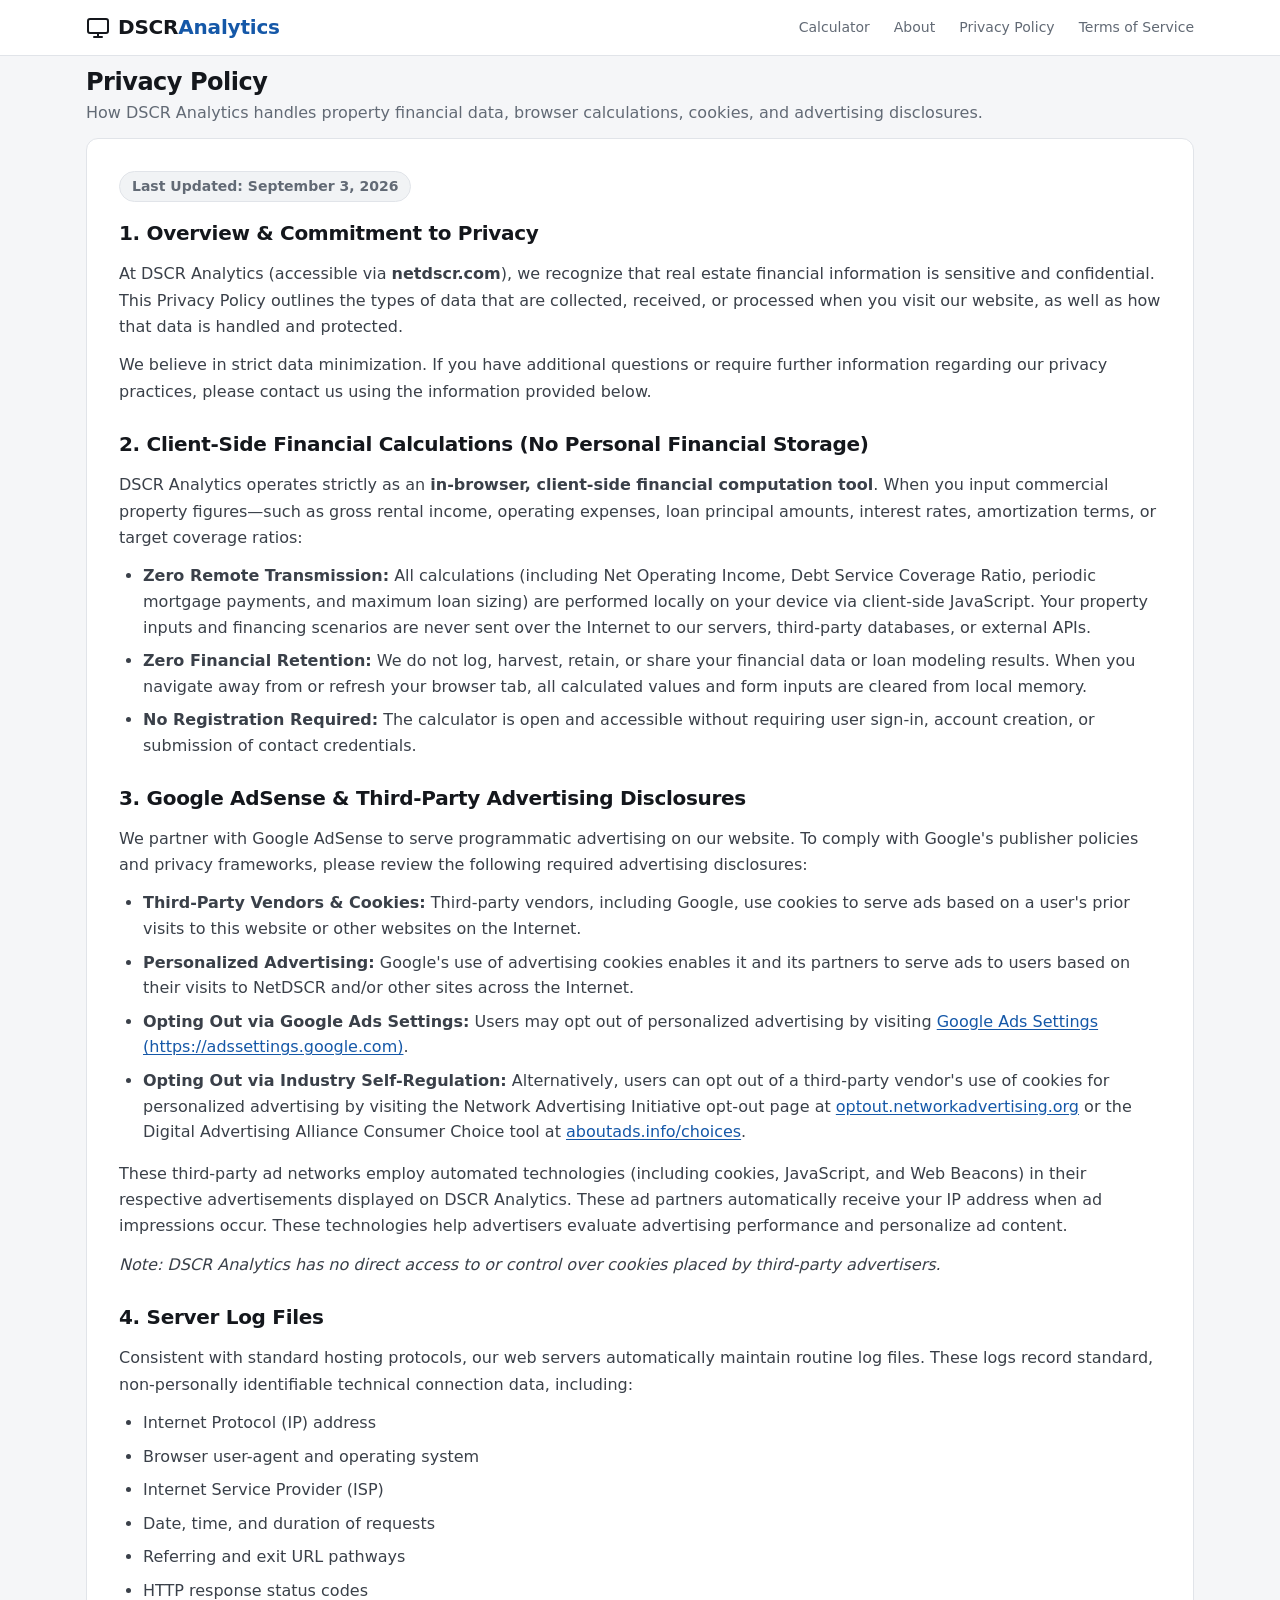
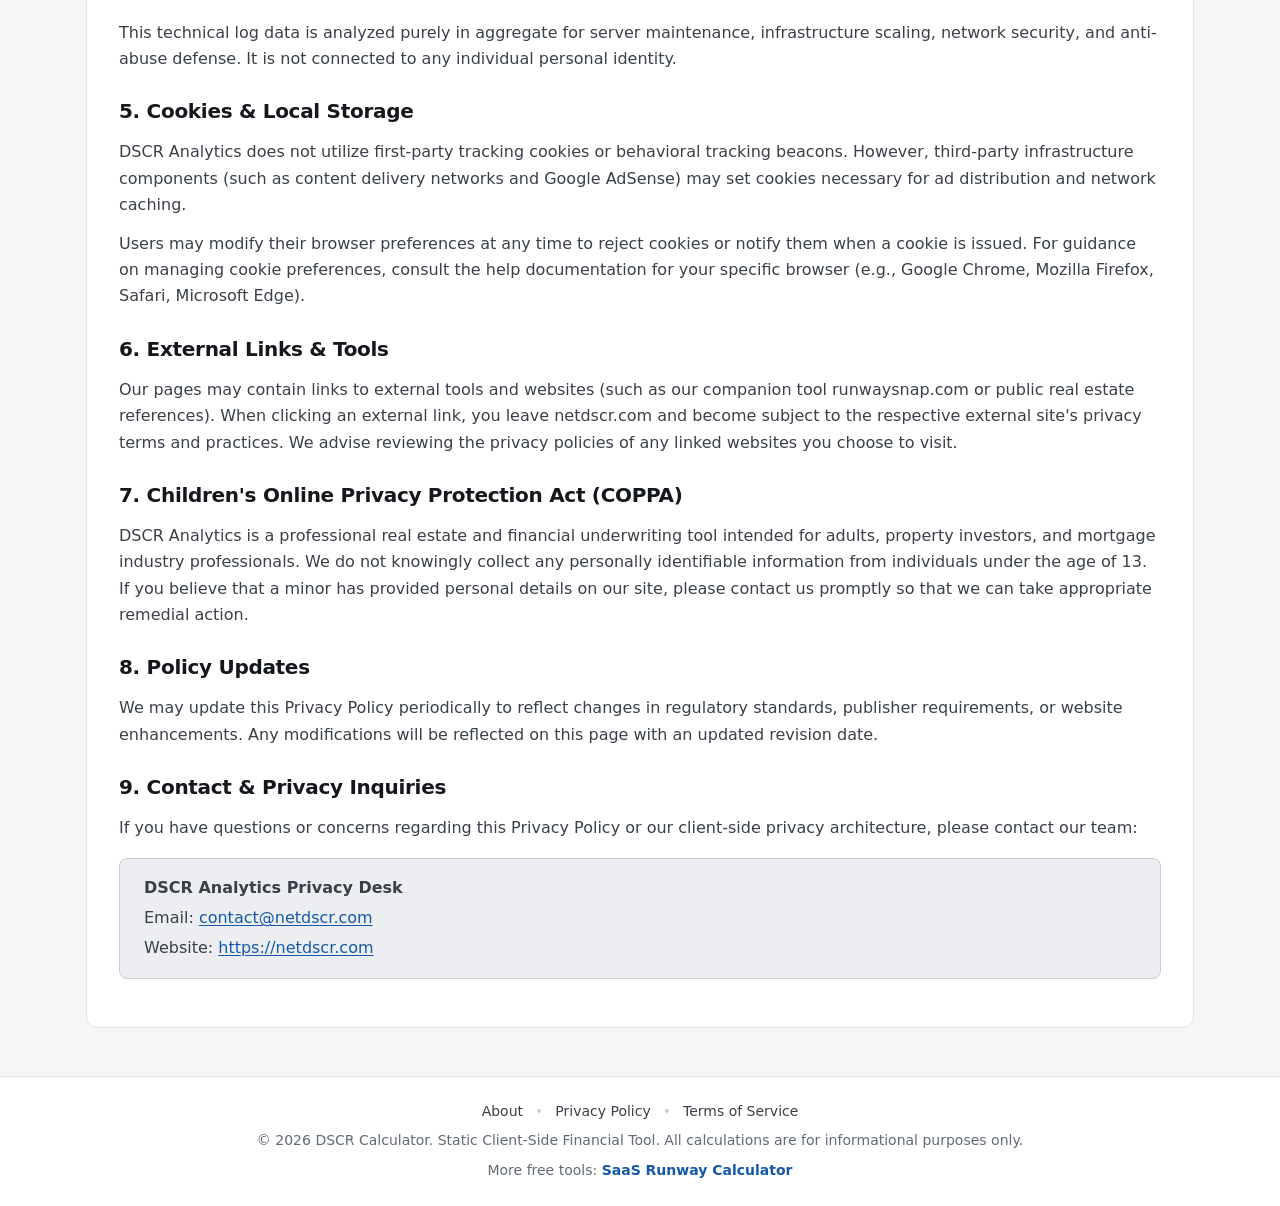
<file: privacy.html>
<!DOCTYPE html>
<html lang="en">
<head>
  <meta charset="UTF-8">
  <meta name="viewport" content="width=device-width, initial-scale=1.0">
  <title>Privacy Policy — DSCR Analytics Real Estate Calculator</title>
  <meta name="description" content="Privacy Policy for DSCR Analytics (netdscr.com). Details on client-side property financial privacy, Google AdSense cookies, and advertising disclosures.">
  <meta name="keywords" content="privacy policy, DSCR calculator, netdscr, real estate calculator privacy, AdSense disclosures, cookie policy">
  <meta name="author" content="DSCR Analytics">

  <meta property="og:type" content="website">
  <meta property="og:title" content="Privacy Policy — DSCR Analytics">
  <meta property="og:description" content="Privacy Policy and mandatory cookie disclosures for DSCR Analytics Debt Service Coverage Ratio Calculator.">

  <link rel="stylesheet" href="style.css">

  <!-- Google AdSense -->
  <script async src="https://pagead2.googlesyndication.com/pagead/js/adsbygoogle.js?client=ca-pub-6229643924105520"
     crossorigin="anonymous"></script>
</head>
<body>
  <header class="site-header">
    <div class="container header-inner">
      <a href="index.html" class="logo">
        <svg class="logo-icon" viewBox="0 0 24 24" fill="none" stroke="currentColor" stroke-width="2" stroke-linecap="round" stroke-linejoin="round">
          <rect x="2" y="3" width="20" height="14" rx="2" ry="2"></rect>
          <line x1="8" y1="21" x2="16" y2="21"></line>
          <line x1="12" y1="17" x2="12" y2="21"></line>
        </svg>
        <span class="logo-text">DSCR<strong>Analytics</strong></span>
      </a>
      <button type="button" class="nav-toggle" id="navToggle" aria-expanded="false" aria-controls="headerNav" aria-label="Toggle navigation menu">
        <span class="nav-toggle-bar"></span>
        <span class="nav-toggle-bar"></span>
        <span class="nav-toggle-bar"></span>
      </button>
      <nav class="header-nav" id="headerNav">
        <a href="index.html">Calculator</a>
        <a href="about.html">About</a>
        <a href="privacy.html" class="active">Privacy Policy</a>
        <a href="terms.html">Terms of Service</a>
      </nav>
    </div>
  </header>

  <main class="container main-content">
    <div class="page-intro">
      <h1>Privacy Policy</h1>
      <p class="page-intro-sub">How DSCR Analytics handles property financial data, browser calculations, cookies, and advertising disclosures.</p>
    </div>

    <div class="legal-container">
      <article class="legal-article">
        <span class="legal-meta">Last Updated: September 3, 2026</span>

        <h2>1. Overview &amp; Commitment to Privacy</h2>
        <p>
          At DSCR Analytics (accessible via <strong>netdscr.com</strong>), we recognize that real estate financial information is sensitive and confidential. This Privacy Policy outlines the types of data that are collected, received, or processed when you visit our website, as well as how that data is handled and protected.
        </p>
        <p>
          We believe in strict data minimization. If you have additional questions or require further information regarding our privacy practices, please contact us using the information provided below.
        </p>

        <h2>2. Client-Side Financial Calculations (No Personal Financial Storage)</h2>
        <p>
          DSCR Analytics operates strictly as an <strong>in-browser, client-side financial computation tool</strong>. When you input commercial property figures—such as gross rental income, operating expenses, loan principal amounts, interest rates, amortization terms, or target coverage ratios:
        </p>
        <ul>
          <li><strong>Zero Remote Transmission:</strong> All calculations (including Net Operating Income, Debt Service Coverage Ratio, periodic mortgage payments, and maximum loan sizing) are performed locally on your device via client-side JavaScript. Your property inputs and financing scenarios are never sent over the Internet to our servers, third-party databases, or external APIs.</li>
          <li><strong>Zero Financial Retention:</strong> We do not log, harvest, retain, or share your financial data or loan modeling results. When you navigate away from or refresh your browser tab, all calculated values and form inputs are cleared from local memory.</li>
          <li><strong>No Registration Required:</strong> The calculator is open and accessible without requiring user sign-in, account creation, or submission of contact credentials.</li>
        </ul>

        <h2>3. Google AdSense &amp; Third-Party Advertising Disclosures</h2>
        <p>
          We partner with Google AdSense to serve programmatic advertising on our website. To comply with Google's publisher policies and privacy frameworks, please review the following required advertising disclosures:
        </p>
        <ul>
          <li><strong>Third-Party Vendors &amp; Cookies:</strong> Third-party vendors, including Google, use cookies to serve ads based on a user's prior visits to this website or other websites on the Internet.</li>
          <li><strong>Personalized Advertising:</strong> Google's use of advertising cookies enables it and its partners to serve ads to users based on their visits to NetDSCR and/or other sites across the Internet.</li>
          <li><strong>Opting Out via Google Ads Settings:</strong> Users may opt out of personalized advertising by visiting <a href="https://adssettings.google.com" target="_blank" rel="noopener noreferrer">Google Ads Settings (https://adssettings.google.com)</a>.</li>
          <li><strong>Opting Out via Industry Self-Regulation:</strong> Alternatively, users can opt out of a third-party vendor's use of cookies for personalized advertising by visiting the Network Advertising Initiative opt-out page at <a href="http://optout.networkadvertising.org/" target="_blank" rel="noopener noreferrer">optout.networkadvertising.org</a> or the Digital Advertising Alliance Consumer Choice tool at <a href="https://www.aboutads.info/choices/" target="_blank" rel="noopener noreferrer">aboutads.info/choices</a>.</li>
        </ul>
        <p>
          These third-party ad networks employ automated technologies (including cookies, JavaScript, and Web Beacons) in their respective advertisements displayed on DSCR Analytics. These ad partners automatically receive your IP address when ad impressions occur. These technologies help advertisers evaluate advertising performance and personalize ad content.
        </p>
        <p>
          <em>Note: DSCR Analytics has no direct access to or control over cookies placed by third-party advertisers.</em>
        </p>

        <h2>4. Server Log Files</h2>
        <p>
          Consistent with standard hosting protocols, our web servers automatically maintain routine log files. These logs record standard, non-personally identifiable technical connection data, including:
        </p>
        <ul>
          <li>Internet Protocol (IP) address</li>
          <li>Browser user-agent and operating system</li>
          <li>Internet Service Provider (ISP)</li>
          <li>Date, time, and duration of requests</li>
          <li>Referring and exit URL pathways</li>
          <li>HTTP response status codes</li>
        </ul>
        <p>
          This technical log data is analyzed purely in aggregate for server maintenance, infrastructure scaling, network security, and anti-abuse defense. It is not connected to any individual personal identity.
        </p>

        <h2>5. Cookies &amp; Local Storage</h2>
        <p>
          DSCR Analytics does not utilize first-party tracking cookies or behavioral tracking beacons. However, third-party infrastructure components (such as content delivery networks and Google AdSense) may set cookies necessary for ad distribution and network caching.
        </p>
        <p>
          Users may modify their browser preferences at any time to reject cookies or notify them when a cookie is issued. For guidance on managing cookie preferences, consult the help documentation for your specific browser (e.g., Google Chrome, Mozilla Firefox, Safari, Microsoft Edge).
        </p>

        <h2>6. External Links &amp; Tools</h2>
        <p>
          Our pages may contain links to external tools and websites (such as our companion tool runwaysnap.com or public real estate references). When clicking an external link, you leave netdscr.com and become subject to the respective external site's privacy terms and practices. We advise reviewing the privacy policies of any linked websites you choose to visit.
        </p>

        <h2>7. Children's Online Privacy Protection Act (COPPA)</h2>
        <p>
          DSCR Analytics is a professional real estate and financial underwriting tool intended for adults, property investors, and mortgage industry professionals. We do not knowingly collect any personally identifiable information from individuals under the age of 13. If you believe that a minor has provided personal details on our site, please contact us promptly so that we can take appropriate remedial action.
        </p>

        <h2>8. Policy Updates</h2>
        <p>
          We may update this Privacy Policy periodically to reflect changes in regulatory standards, publisher requirements, or website enhancements. Any modifications will be reflected on this page with an updated revision date.
        </p>

        <h2>9. Contact &amp; Privacy Inquiries</h2>
        <p>
          If you have questions or concerns regarding this Privacy Policy or our client-side privacy architecture, please contact our team:
        </p>
        <div class="contact-card">
          <p><strong>DSCR Analytics Privacy Desk</strong></p>
          <p>Email: <a href="mailto:contact@netdscr.com">contact@netdscr.com</a></p>
          <p>Website: <a href="https://netdscr.com">https://netdscr.com</a></p>
        </div>
      </article>
    </div>
  </main>

  <footer class="site-footer">
    <div class="container footer-inner">
      <nav class="footer-nav" aria-label="Footer Navigation">
        <a href="about.html">About</a>
        <span class="footer-nav-divider" aria-hidden="true">&bull;</span>
        <a href="privacy.html">Privacy Policy</a>
        <span class="footer-nav-divider" aria-hidden="true">&bull;</span>
        <a href="terms.html">Terms of Service</a>
      </nav>
      <p>&copy; 2026 DSCR Calculator. Static Client-Side Financial Tool. All calculations are for informational purposes only.</p>
      <p class="footer-links">More free tools: <a href="https://runwaysnap.com">SaaS Runway Calculator</a></p>
    </div>
  </footer>

  <script src="script.js"></script>
</body>
</html>
</file>
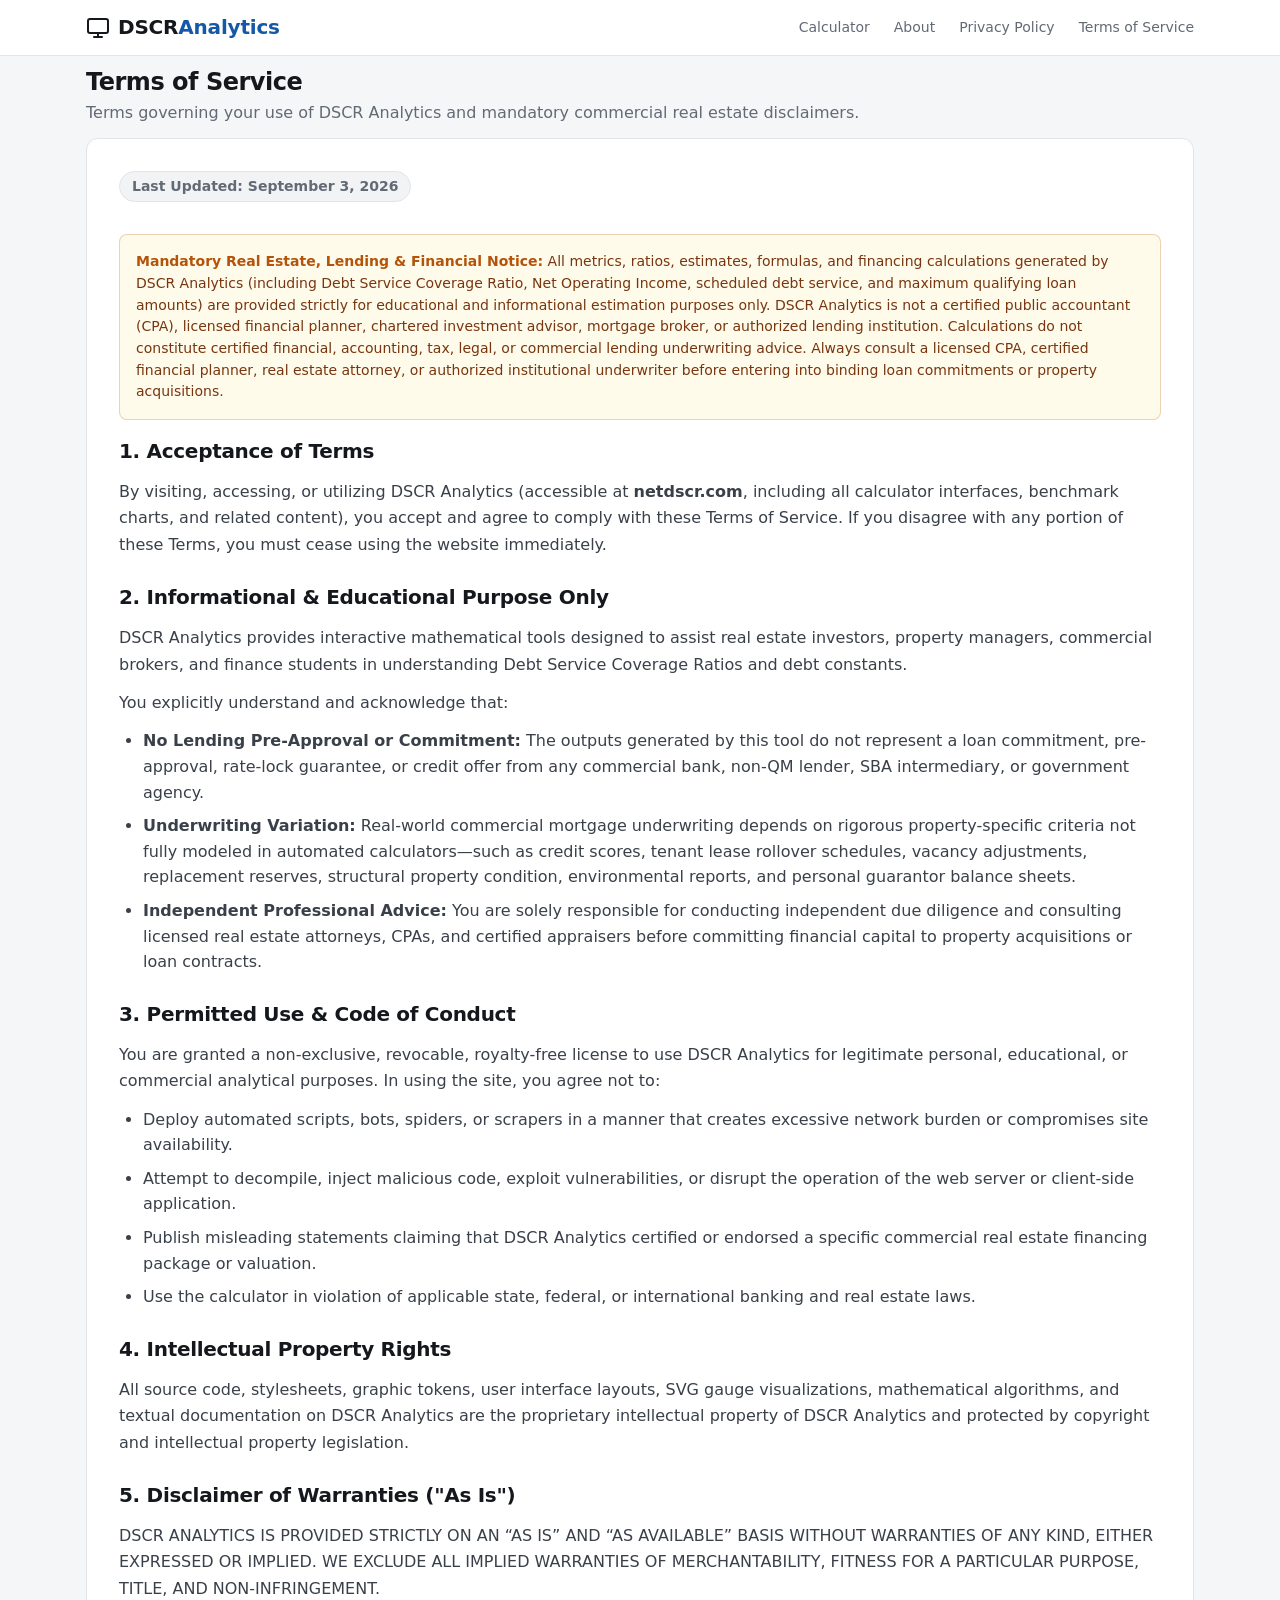
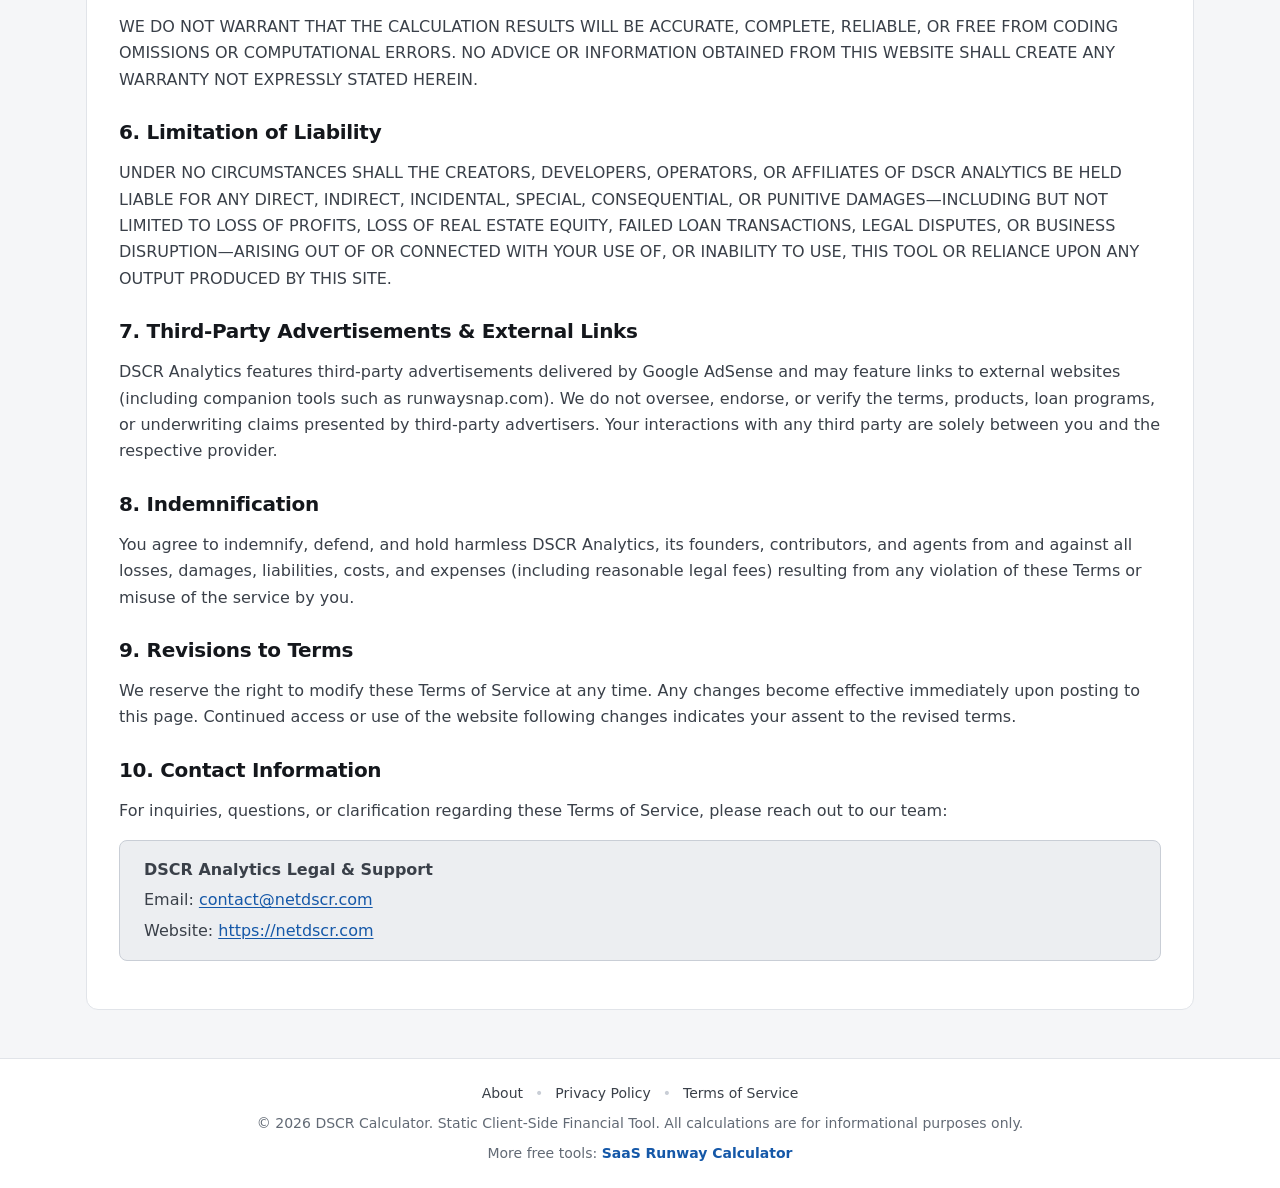
<file: terms.html>
<!DOCTYPE html>
<html lang="en">
<head>
  <meta charset="UTF-8">
  <meta name="viewport" content="width=device-width, initial-scale=1.0">
  <title>Terms of Service — DSCR Analytics Real Estate Calculator</title>
  <meta name="description" content="Terms of Service for DSCR Analytics. Read our real estate financial advice disclaimers, educational guidelines, and usage terms.">
  <meta name="keywords" content="terms of service, terms of use, DSCR calculator, real estate loan disclaimer, netdscr">
  <meta name="author" content="DSCR Analytics">

  <meta property="og:type" content="website">
  <meta property="og:title" content="Terms of Service — DSCR Analytics">
  <meta property="og:description" content="Terms of Service and commercial loan calculation disclaimers for DSCR Analytics.">

  <link rel="stylesheet" href="style.css">

  <!-- Google AdSense -->
  <script async src="https://pagead2.googlesyndication.com/pagead/js/adsbygoogle.js?client=ca-pub-6229643924105520"
     crossorigin="anonymous"></script>
</head>
<body>
  <header class="site-header">
    <div class="container header-inner">
      <a href="index.html" class="logo">
        <svg class="logo-icon" viewBox="0 0 24 24" fill="none" stroke="currentColor" stroke-width="2" stroke-linecap="round" stroke-linejoin="round">
          <rect x="2" y="3" width="20" height="14" rx="2" ry="2"></rect>
          <line x1="8" y1="21" x2="16" y2="21"></line>
          <line x1="12" y1="17" x2="12" y2="21"></line>
        </svg>
        <span class="logo-text">DSCR<strong>Analytics</strong></span>
      </a>
      <button type="button" class="nav-toggle" id="navToggle" aria-expanded="false" aria-controls="headerNav" aria-label="Toggle navigation menu">
        <span class="nav-toggle-bar"></span>
        <span class="nav-toggle-bar"></span>
        <span class="nav-toggle-bar"></span>
      </button>
      <nav class="header-nav" id="headerNav">
        <a href="index.html">Calculator</a>
        <a href="about.html">About</a>
        <a href="privacy.html">Privacy Policy</a>
        <a href="terms.html" class="active">Terms of Service</a>
      </nav>
    </div>
  </header>

  <main class="container main-content">
    <div class="page-intro">
      <h1>Terms of Service</h1>
      <p class="page-intro-sub">Terms governing your use of DSCR Analytics and mandatory commercial real estate disclaimers.</p>
    </div>

    <div class="legal-container">
      <article class="legal-article">
        <span class="legal-meta">Last Updated: September 3, 2026</span>

        <div class="disclaimer-box">
          <strong>Mandatory Real Estate, Lending &amp; Financial Notice:</strong> All metrics, ratios, estimates, formulas, and financing calculations generated by DSCR Analytics (including Debt Service Coverage Ratio, Net Operating Income, scheduled debt service, and maximum qualifying loan amounts) are provided strictly for educational and informational estimation purposes only. DSCR Analytics is not a certified public accountant (CPA), licensed financial planner, chartered investment advisor, mortgage broker, or authorized lending institution. Calculations do not constitute certified financial, accounting, tax, legal, or commercial lending underwriting advice. Always consult a licensed CPA, certified financial planner, real estate attorney, or authorized institutional underwriter before entering into binding loan commitments or property acquisitions.
        </div>

        <h2>1. Acceptance of Terms</h2>
        <p>
          By visiting, accessing, or utilizing DSCR Analytics (accessible at <strong>netdscr.com</strong>, including all calculator interfaces, benchmark charts, and related content), you accept and agree to comply with these Terms of Service. If you disagree with any portion of these Terms, you must cease using the website immediately.
        </p>

        <h2>2. Informational &amp; Educational Purpose Only</h2>
        <p>
          DSCR Analytics provides interactive mathematical tools designed to assist real estate investors, property managers, commercial brokers, and finance students in understanding Debt Service Coverage Ratios and debt constants.
        </p>
        <p>
          You explicitly understand and acknowledge that:
        </p>
        <ul>
          <li><strong>No Lending Pre-Approval or Commitment:</strong> The outputs generated by this tool do not represent a loan commitment, pre-approval, rate-lock guarantee, or credit offer from any commercial bank, non-QM lender, SBA intermediary, or government agency.</li>
          <li><strong>Underwriting Variation:</strong> Real-world commercial mortgage underwriting depends on rigorous property-specific criteria not fully modeled in automated calculators—such as credit scores, tenant lease rollover schedules, vacancy adjustments, replacement reserves, structural property condition, environmental reports, and personal guarantor balance sheets.</li>
          <li><strong>Independent Professional Advice:</strong> You are solely responsible for conducting independent due diligence and consulting licensed real estate attorneys, CPAs, and certified appraisers before committing financial capital to property acquisitions or loan contracts.</li>
        </ul>

        <h2>3. Permitted Use &amp; Code of Conduct</h2>
        <p>
          You are granted a non-exclusive, revocable, royalty-free license to use DSCR Analytics for legitimate personal, educational, or commercial analytical purposes. In using the site, you agree not to:
        </p>
        <ul>
          <li>Deploy automated scripts, bots, spiders, or scrapers in a manner that creates excessive network burden or compromises site availability.</li>
          <li>Attempt to decompile, inject malicious code, exploit vulnerabilities, or disrupt the operation of the web server or client-side application.</li>
          <li>Publish misleading statements claiming that DSCR Analytics certified or endorsed a specific commercial real estate financing package or valuation.</li>
          <li>Use the calculator in violation of applicable state, federal, or international banking and real estate laws.</li>
        </ul>

        <h2>4. Intellectual Property Rights</h2>
        <p>
          All source code, stylesheets, graphic tokens, user interface layouts, SVG gauge visualizations, mathematical algorithms, and textual documentation on DSCR Analytics are the proprietary intellectual property of DSCR Analytics and protected by copyright and intellectual property legislation.
        </p>

        <h2>5. Disclaimer of Warranties ("As Is")</h2>
        <p>
          DSCR ANALYTICS IS PROVIDED STRICTLY ON AN &ldquo;AS IS&rdquo; AND &ldquo;AS AVAILABLE&rdquo; BASIS WITHOUT WARRANTIES OF ANY KIND, EITHER EXPRESSED OR IMPLIED. WE EXCLUDE ALL IMPLIED WARRANTIES OF MERCHANTABILITY, FITNESS FOR A PARTICULAR PURPOSE, TITLE, AND NON-INFRINGEMENT.
        </p>
        <p>
          WE DO NOT WARRANT THAT THE CALCULATION RESULTS WILL BE ACCURATE, COMPLETE, RELIABLE, OR FREE FROM CODING OMISSIONS OR COMPUTATIONAL ERRORS. NO ADVICE OR INFORMATION OBTAINED FROM THIS WEBSITE SHALL CREATE ANY WARRANTY NOT EXPRESSLY STATED HEREIN.
        </p>

        <h2>6. Limitation of Liability</h2>
        <p>
          UNDER NO CIRCUMSTANCES SHALL THE CREATORS, DEVELOPERS, OPERATORS, OR AFFILIATES OF DSCR ANALYTICS BE HELD LIABLE FOR ANY DIRECT, INDIRECT, INCIDENTAL, SPECIAL, CONSEQUENTIAL, OR PUNITIVE DAMAGES—INCLUDING BUT NOT LIMITED TO LOSS OF PROFITS, LOSS OF REAL ESTATE EQUITY, FAILED LOAN TRANSACTIONS, LEGAL DISPUTES, OR BUSINESS DISRUPTION—ARISING OUT OF OR CONNECTED WITH YOUR USE OF, OR INABILITY TO USE, THIS TOOL OR RELIANCE UPON ANY OUTPUT PRODUCED BY THIS SITE.
        </p>

        <h2>7. Third-Party Advertisements &amp; External Links</h2>
        <p>
          DSCR Analytics features third-party advertisements delivered by Google AdSense and may feature links to external websites (including companion tools such as runwaysnap.com). We do not oversee, endorse, or verify the terms, products, loan programs, or underwriting claims presented by third-party advertisers. Your interactions with any third party are solely between you and the respective provider.
        </p>

        <h2>8. Indemnification</h2>
        <p>
          You agree to indemnify, defend, and hold harmless DSCR Analytics, its founders, contributors, and agents from and against all losses, damages, liabilities, costs, and expenses (including reasonable legal fees) resulting from any violation of these Terms or misuse of the service by you.
        </p>

        <h2>9. Revisions to Terms</h2>
        <p>
          We reserve the right to modify these Terms of Service at any time. Any changes become effective immediately upon posting to this page. Continued access or use of the website following changes indicates your assent to the revised terms.
        </p>

        <h2>10. Contact Information</h2>
        <p>
          For inquiries, questions, or clarification regarding these Terms of Service, please reach out to our team:
        </p>
        <div class="contact-card">
          <p><strong>DSCR Analytics Legal &amp; Support</strong></p>
          <p>Email: <a href="mailto:contact@netdscr.com">contact@netdscr.com</a></p>
          <p>Website: <a href="https://netdscr.com">https://netdscr.com</a></p>
        </div>
      </article>
    </div>
  </main>

  <footer class="site-footer">
    <div class="container footer-inner">
      <nav class="footer-nav" aria-label="Footer Navigation">
        <a href="about.html">About</a>
        <span class="footer-nav-divider" aria-hidden="true">&bull;</span>
        <a href="privacy.html">Privacy Policy</a>
        <span class="footer-nav-divider" aria-hidden="true">&bull;</span>
        <a href="terms.html">Terms of Service</a>
      </nav>
      <p>&copy; 2026 DSCR Calculator. Static Client-Side Financial Tool. All calculations are for informational purposes only.</p>
      <p class="footer-links">More free tools: <a href="https://runwaysnap.com">SaaS Runway Calculator</a></p>
    </div>
  </footer>

  <script src="script.js"></script>
</body>
</html>
</file>
<file: style.css>
:root {
  /* Warm fintech palette: stone ground, warm-bordered white cards, deep ink
     headings. Chroma is reserved almost entirely for runway-health signalling
     -- the UI chrome itself stays warm-neutral. */
  --primary: #14171C;          /* stone-900, deep ink -- primary action */
  --primary-hover: #2A2F37;    /* stone-800 */
  --primary-light: #F1F3F5;    /* stone-100, subtle tint */

  --accent: #1558A8;           /* emerald-700, brand accent + links */
  --accent-soft: #EAF1F8;      /* emerald-50 */

  --success: #047857;          /* emerald-700 */
  --success-bg: #ecfdf5;       /* emerald-50 */
  --success-line: #10b981;     /* emerald-500, chart stroke */

  --strong: #065f46;           /* emerald-800, the deepest/best tier */
  --strong-bg: #d1fae5;        /* emerald-100 */
  --strong-line: #047857;      /* emerald-700, a visible step deeper */

  --warning: #b45309;          /* amber-700 */
  --warning-bg: #fffbeb;       /* amber-50 */
  --warning-line: #f59e0b;     /* amber-500 */

  --danger: #b91c1c;           /* red-700, warm crimson */
  --danger-bg: #fef2f2;        /* red-50 */
  --danger-line: #dc2626;      /* red-600, chart stroke */

  --neutral: #626A75;          /* stone-500 */
  --neutral-bg: #F1F3F5;       /* stone-100 */

  --bg: #F5F6F8;               /* warm stone ground */
  --bg-deep: #ECEEF1;          /* deeper warm stone, inset panels */
  --card-bg: #ffffff;
  --text: #14171C;             /* stone-900 deep ink headings */
  --text-body: #3A4049;        /* stone-700 body */
  --text-muted: #626A75;       /* stone-500 */
  --border: #E1E4E9;           /* stone-200 */
  --border-strong: #C9CED6;    /* stone-300 */

  --shadow-sm: none;
  --shadow-md: 0 2px 8px rgba(20,23,28,.08);

  --radius: 12px;
  --radius-sm: 8px;
  --font: system-ui, -apple-system, BlinkMacSystemFont, 'Segoe UI', Roboto, Oxygen, Ubuntu, Cantarell, sans-serif;
}

* {
  box-sizing: border-box;
  margin: 0;
  padding: 0;
}

body {
  font-family: var(--font);
  background-color: var(--bg);
  color: var(--text-body);
  line-height: 1.55;
  -webkit-font-smoothing: antialiased;
}

.container {
  max-width: 1140px;
  margin: 0 auto;
  padding: 0 16px;
}

/* ============================ Header ============================ */
.site-header {
  background: rgba(255, 255, 255, 0.92);
  border-bottom: 1px solid var(--border);
  padding: 12px 0;
  position: sticky;
  top: 0;
  z-index: 100;
}

.header-inner {
  display: flex;
  justify-content: space-between;
  align-items: center;
}

.logo {
  display: flex;
  align-items: center;
  gap: 8px;
  font-size: 20px;
  font-weight: 700;
  color: var(--text);
  letter-spacing: -0.01em;
  text-decoration: none;
}

.logo-icon {
  width: 24px;
  height: 24px;
  color: var(--primary);
}

.logo-text strong {
  color: var(--accent);
}

.header-nav {
  display: flex;
  gap: 24px;
}

.header-nav a {
  color: var(--text-muted);
  text-decoration: none;
  font-size: 14px;
  font-weight: 500;
  transition: color 0.15s;
}

.header-nav a:hover {
  color: var(--accent);
}

/* Mobile nav toggle -- built in from day 1, never a retrofit. */
.nav-toggle {
  display: none;
  flex-direction: column;
  justify-content: center;
  align-items: center;
  gap: 4px;
  width: 36px;
  height: 36px;
  padding: 0;
  background: transparent;
  border: 1px solid var(--border);
  border-radius: var(--radius-sm);
  cursor: pointer;
  flex-shrink: 0;
}

.nav-toggle-bar {
  display: block;
  width: 18px;
  height: 2px;
  background: var(--text);
  border-radius: 4px;
}

@media (max-width: 640px) {
  .nav-toggle { display: flex; }

  .header-nav {
    display: none;
    position: absolute;
    top: 100%;
    left: 0;
    right: 0;
    flex-direction: column;
    gap: 0;
    background: var(--card-bg);
    border-bottom: 1px solid var(--border);
    box-shadow: var(--shadow-md);
    padding: 4px 16px 12px;
  }

  .header-nav.is-open { display: flex; }

  .header-nav a {
    padding: 12px 0;
    border-bottom: 1px solid var(--border);
  }

  .header-nav a:last-child { border-bottom: none; }
}

/* ==================== Compact page intro ==================== */
.page-intro {
  padding: 12px 0 12px;
}

.page-intro h1 {
  font-size: 24px;
  font-weight: 800;
  color: var(--text);
  letter-spacing: -0.02em;
  line-height: 1.2;
}

.page-intro-sub {
  font-size: 16px;
  color: var(--text-muted);
  margin-top: 4px;
}

/* ==================== Calculator dashboard grid ==================== */
.calculator-grid {
  display: grid;
  grid-template-columns: minmax(0, 0.85fr) minmax(0, 1.15fr);
  gap: 16px;
  align-items: start;
  margin-bottom: 48px;
}

@media (max-width: 900px) {
  .calculator-grid { grid-template-columns: 1fr; }
}

.card {
  background: var(--card-bg);
  border-radius: var(--radius);
  border: 1px solid var(--border);
  box-shadow: var(--shadow-sm);
  padding: 16px;
}

.card-header {
  display: flex;
  justify-content: space-between;
  align-items: center;
  flex-wrap: wrap;
  gap: 8px;
  margin-bottom: 12px;
}

.card-header h2 {
  font-size: 16px;
  font-weight: 700;
  color: var(--text);
  letter-spacing: -0.01em;
}

/* ==================== Presets ==================== */
.preset-row {
  background: var(--bg-deep);
  border-radius: var(--radius-sm);
  padding: 8px 12px;
  margin-bottom: 16px;
}

.preset-label {
  display: block;
  font-size: 12px;
  text-transform: uppercase;
  letter-spacing: 0.06em;
  font-weight: 700;
  color: var(--text-muted);
  margin-bottom: 8px;
}

.preset-buttons {
  display: flex;
  flex-wrap: wrap;
  gap: 4px;
}

.btn-preset {
  background: var(--card-bg);
  border: 1px solid var(--border-strong);
  border-radius: 9999px;
  padding: 4px 12px;
  font-size: 12px;
  font-weight: 600;
  color: var(--text-body);
  cursor: pointer;
  transition: all 0.15s ease;
}

.btn-preset:hover {
  background: var(--accent-soft);
  border-color: var(--accent);
  color: var(--accent);
}

/* ==================== Form ==================== */
.form-group { margin-bottom: 12px; }

label {
  display: flex;
  align-items: center;
  justify-content: space-between;
  font-size: 14px;
  font-weight: 600;
  margin-bottom: 4px;
  color: var(--text-body);
}

.label-optional {
  font-size: 12px;
  text-transform: uppercase;
  letter-spacing: 0.05em;
  font-weight: 700;
  color: var(--text-muted);
  background: var(--bg-deep);
  border-radius: 9999px;
  padding: 0px 8px;
  margin-left: 4px;
}

.tooltip {
  color: var(--neutral);
  cursor: help;
  font-size: 14px;
}

.input-prefix-wrapper,
.input-suffix-wrapper {
  position: relative;
  display: flex;
  align-items: center;
  width: 100%;
}

.input-prefix {
  position: absolute;
  left: 14px;
  top: 50%;
  transform: translateY(-50%);
  font-weight: 600;
  color: var(--text-muted);
  pointer-events: none;
  user-select: none;
  line-height: 1;
  z-index: 2;
}

.input-suffix {
  position: absolute;
  right: 14px;
  top: 50%;
  transform: translateY(-50%);
  font-weight: 600;
  color: var(--text-muted);
  pointer-events: none;
  user-select: none;
  line-height: 1;
  z-index: 2;
}

input[type="number"] {
  width: 100%;
  padding: 8px 12px;
  border: 1px solid var(--border-strong);
  border-radius: var(--radius-sm);
  font-size: 16px;
  font-weight: 600;
  font-variant-numeric: tabular-nums;
  font-family: inherit;
  background-color: var(--card-bg);
  color: var(--text);
  transition: border-color 0.15s, box-shadow 0.15s;
}

/* Prefix/suffix clearance -- verified geometrically in test_saas_visual.py,
   never just eyeballed (this exact class of bug shipped on the DSCR site once). */
.input-prefix-wrapper input { padding-left: 32px; }
.input-suffix-wrapper input { padding-right: 32px; }

input[type="number"]:focus {
  outline: none;
  border-color: var(--primary);
  box-shadow: 0 0 0 3px color-mix(in srgb, var(--accent) 14%, transparent);
}

.field-hint {
  display: block;
  font-size: 12px;
  color: var(--text-muted);
  margin-top: 4px;
}

.form-actions {
  display: flex;
  gap: 8px;
  margin-top: 16px;
}

.btn {
  padding: 12px 16px;
  font-size: 14px;
  font-weight: 600;
  border-radius: var(--radius-sm);
  border: none;
  cursor: pointer;
  transition: all 0.15s;
}

.btn-primary {
  background-color: var(--primary);
  color: #ffffff;
  flex: 2;
  box-shadow: var(--shadow-sm);
}

.btn-primary:hover { background-color: var(--primary-hover); }

.btn-secondary {
  background-color: var(--card-bg);
  color: var(--text-body);
  border: 1px solid var(--border-strong);
  flex: 1;
}

.btn-secondary:hover { background-color: var(--bg-deep); }

/* ==================== Results card ==================== */
.results-card {
  display: flex;
  flex-direction: column;
  gap: 12px;
  padding: 16px;
}

.badge {
  display: inline-block;
  padding: 4px 8px;
  font-size: 12px;
  font-weight: 700;
  border-radius: 9999px;
  text-transform: uppercase;
  letter-spacing: 0.05em;
  white-space: nowrap;
}

.badge-neutral { background-color: var(--neutral-bg); color: var(--neutral); }
.badge-success { background-color: var(--success-bg); color: var(--success); }
.badge-warning { background-color: var(--warning-bg); color: var(--warning); }
.badge-danger  { background-color: var(--danger-bg);  color: var(--danger); }
.badge-strong  { background-color: var(--strong-bg); color: var(--strong); }

/* ---- Large results banner ---- */
.results-banner {
  background: var(--bg-deep);
  border: 1px solid var(--border);
  border-radius: var(--radius);
  padding: 16px 16px;
  transition: background 0.3s ease, border-color 0.3s ease;
}

.results-banner.status-success { background: var(--success-bg); border-color: color-mix(in srgb, var(--accent) 24%, transparent); }
.results-banner.status-warning { background: var(--warning-bg); border-color: rgba(180, 83, 9, 0.24); }
.results-banner.status-danger  { background: var(--danger-bg);  border-color: rgba(185, 28, 28, 0.22); }
.results-banner.status-strong  { background: var(--strong-bg);  border-color: rgba(6, 95, 70, 0.24); }

.results-banner-head {
  display: flex;
  justify-content: space-between;
  align-items: center;
  gap: 8px;
}

.results-banner-label {
  font-size: 12px;
  text-transform: uppercase;
  letter-spacing: 0.07em;
  font-weight: 700;
  color: var(--text-muted);
}

.results-banner-pills {
  display: flex;
  align-items: center;
  gap: 4px;
  flex-wrap: wrap;
  justify-content: flex-end;
}

/* Default alive/dead pill -- outlined rather than filled so it reads as a
   distinct classification next to the filled health badge, not a second
   competing status of the same kind. */
#amortModePill {
  display: inline-flex;
  align-items: center;
  gap: 4px;
  background: rgba(255, 255, 255, 0.72);
  border: 1px solid var(--border-strong);
  color: var(--text-body);
  cursor: help;
}

#amortModePill::before {
  content: "";
  width: 6px;
  height: 6px;
  border-radius: 50%;
  background: var(--neutral);
  flex-shrink: 0;
}

#amortModePill.is-io::before { background: var(--accent); }

#defaultStatePill {
  display: inline-flex;
  align-items: center;
  gap: 4px;
  background: rgba(255, 255, 255, 0.72);
  border: 1px solid var(--border-strong);
  color: var(--text-body);
  cursor: help;
}

#defaultStatePill::before {
  content: "";
  width: 6px;
  height: 6px;
  border-radius: 50%;
  background: var(--neutral);
  flex-shrink: 0;
}

#defaultStatePill.is-alive::before { background: var(--success-line); }
#defaultStatePill.is-dead::before  { background: var(--danger-line); }

.results-banner-value {
  font-size: 32px;
  font-weight: 800;
  line-height: 1.05;
  letter-spacing: -0.03em;
  color: var(--text);
  font-variant-numeric: tabular-nums;
  margin: 4px 0 0px;
}

.results-banner-status {
  font-size: 14px;
  font-weight: 600;
  color: var(--text-muted);
}

.results-banner-stats {
  display: grid;
  grid-template-columns: 1fr 1fr;
  gap: 12px;
  margin-top: 12px;
  padding-top: 12px;
  border-top: 1px solid rgba(20, 23, 28, 0.09);
}

.banner-stat { display: flex; flex-direction: column; min-width: 0; }

.banner-stat-label {
  font-size: 12px;
  text-transform: uppercase;
  letter-spacing: 0.05em;
  font-weight: 700;
  color: var(--text-muted);
}

.banner-stat-value {
  font-size: 16px;
  font-weight: 700;
  color: var(--text);
  font-variant-numeric: tabular-nums;
  margin-top: 0px;
}

/* ---- Trajectory chart ---- */
.gauge-panel {
  border: 1px solid var(--border);
  border-radius: var(--radius);
  padding: 12px 12px 4px;
  background: var(--card-bg);
}

.chart-head {
  display: flex;
  justify-content: space-between;
  align-items: baseline;
  gap: 8px;
  margin-bottom: 4px;
}

.chart-title {
  font-size: 12px;
  font-weight: 700;
  text-transform: uppercase;
  letter-spacing: 0.05em;
  color: var(--text-muted);
}

.chart-subtitle {
  font-size: 12px;
  color: var(--text-muted);
}

.qualification-gauge {
  display: block;
  width: 100%;
  height: auto;
  aspect-ratio: 460 / 212;   /* matches the viewBox, so the arc stays circular */
  min-height: 150px;
  overflow: visible;
}

/* ---- Secondary stats ---- */
.secondary-stats {
  display: grid;
  grid-template-columns: repeat(3, minmax(0, 1fr));
  gap: 8px;
}

@media (max-width: 420px) {
  .secondary-stats { grid-template-columns: 1fr; }
}

.secondary-stat {
  background: var(--bg-deep);
  border-radius: var(--radius-sm);
  padding: 8px 12px;
  display: flex;
  flex-direction: column;
  min-width: 0;
}

.secondary-stat-label {
  font-size: 12px;
  text-transform: uppercase;
  letter-spacing: 0.05em;
  font-weight: 700;
  color: var(--text-muted);
}

.secondary-stat-value {
  font-size: 16px;
  font-weight: 700;
  color: var(--text);
  font-variant-numeric: tabular-nums;
  margin-top: 0px;
  overflow-wrap: anywhere;
}

/* ---- Health meter ---- */
.benchmark-meter { padding: 0px 0px 0; }

.meter-bar-track {
  position: relative;
  height: 8px;
  border-radius: 9999px;
  display: flex;
  overflow: visible;
  margin-bottom: 8px;
}

.meter-segment { height: 100%; }

.seg-danger {
  width: 25%;
  background-color: var(--danger-line);
  border-top-left-radius: 999px;
  border-bottom-left-radius: 999px;
}
.seg-warning   { width: 25%; background-color: var(--warning-line); }
.seg-good      { width: 25%; background-color: var(--success-line); }
.seg-excellent {
  width: 25%;
  background-color: var(--strong-line);
  border-top-right-radius: 999px;
  border-bottom-right-radius: 999px;
}

.meter-pointer {
  position: absolute;
  top: -4px;
  width: 5px;
  height: 16px;
  background: var(--text);
  border: 2px solid #ffffff;
  border-radius: 4px;
  box-shadow: 0 1px 3px rgba(20, 23, 28, 0.35);
  transform: translateX(-50%);
  transition: left 0.4s ease;
}

.meter-scale-markers {
  display: flex;
  justify-content: space-between;
  font-size: 12px;
  color: var(--text-muted);
}

/* ==================== Below-fold info section ==================== */
.info-section {
  display: flex;
  flex-direction: column;
  gap: 16px;
}

.info-article {
  background: var(--card-bg);
  border: 1px solid var(--border);
  border-radius: var(--radius);
  padding: 24px;
  box-shadow: var(--shadow-sm);
}

.info-article h2 {
  font-size: 20px;
  font-weight: 800;
  margin-bottom: 12px;
  color: var(--text);
  letter-spacing: -0.015em;
}

.info-article p { margin-bottom: 12px; }
.info-article ul { padding-left: 16px; }
.info-article li { margin-bottom: 4px; }

.formula-box {
  background: var(--primary-light);
  border: 1px solid var(--border);   /* #e7e5e4 */
  border-radius: 12px;
  padding: 16px;
  margin: 12px 0;
}

.formula-line {
  font-size: 16px;
  font-weight: 700;
  color: var(--accent);
  margin-bottom: 8px;
}

.formula-sub ul { padding-left: 16px; margin-top: 8px; }
.formula-sub li { margin-bottom: 4px; color: var(--text-body); }

/* ==================== Benchmark table ==================== */
.table-responsive {
  overflow-x: auto;
  margin-top: 12px;
}

.benchmark-table {
  width: 100%;
  border-collapse: collapse;
  text-align: left;
}

.benchmark-table th,
.benchmark-table td {
  padding: 12px 16px;
  border-bottom: 1px solid var(--border);
  font-size: 14px;
}

.benchmark-table th {
  background-color: var(--bg-deep);
  font-weight: 700;
  color: var(--text);
  font-size: 12px;
  text-transform: uppercase;
  letter-spacing: 0.05em;
}

/* Reflow into labeled stacked cards on narrow screens -- built in from the
   start, not a retrofit after a live bug report. */
@media (max-width: 640px) {
  .table-responsive { overflow-x: visible; }

  .benchmark-table thead { display: none; }

  .benchmark-table,
  .benchmark-table tbody,
  .benchmark-table tr,
  .benchmark-table td {
    display: block;
    width: 100%;
  }

  .benchmark-table tr {
    margin-bottom: 12px;
    border: 1px solid var(--border);
    border-radius: var(--radius-sm);
    padding: 4px 16px;
  }

  .benchmark-table tr:last-child { margin-bottom: 0; }

  .benchmark-table td {
    padding: 8px 0;
    border-bottom: 1px solid var(--border);
  }

  .benchmark-table td:last-child { border-bottom: none; }

  .benchmark-table td::before {
    content: attr(data-label);
    display: block;
    font-size: 12px;
    text-transform: uppercase;
    letter-spacing: 0.05em;
    font-weight: 700;
    color: var(--text-muted);
    margin-bottom: 4px;
  }
}

.text-danger  { color: var(--danger); }
.text-warning { color: var(--warning); }
.text-success { color: var(--success); }
.text-strong  { color: var(--strong); }

/* ==================== Footer ==================== */
.site-footer {
  margin-top: 48px;
  border-top: 1px solid var(--border);
  background: var(--card-bg);
  padding: 24px 0;
  text-align: center;
  font-size: 14px;
  color: var(--text-muted);
}

.footer-nav {
  display: flex;
  justify-content: center;
  gap: 12px;
  margin-bottom: 8px;
  flex-wrap: wrap;
  font-size: 14px;
}

.footer-nav a {
  color: var(--text-body);
  text-decoration: none;
  font-weight: 500;
}

.footer-nav a:hover {
  color: var(--accent);
  text-decoration: underline;
}

.footer-nav-divider {
  color: var(--border-strong);
}

.footer-links { margin-top: 8px; }

.footer-links a {
  color: var(--accent);
  font-weight: 600;
  text-decoration: none;
}

.footer-links a:hover { text-decoration: underline; }

/* ==================== Legal & Informational Pages ==================== */
.legal-container {
  display: flex;
  flex-direction: column;
  gap: 24px;
  margin-bottom: 48px;
}

.legal-article {
  background: var(--card-bg);
  border: 1px solid var(--border);
  border-radius: var(--radius);
  padding: 32px;
  box-shadow: var(--shadow-sm);
}

.legal-article h2 {
  font-size: 20px;
  font-weight: 800;
  margin-top: 24px;
  margin-bottom: 12px;
  color: var(--text);
  letter-spacing: -0.015em;
}

.legal-article h2:first-of-type {
  margin-top: 0;
}

.legal-article h3 {
  font-size: 16px;
  font-weight: 700;
  margin-top: 16px;
  margin-bottom: 8px;
  color: var(--text);
}

.legal-article p {
  margin-bottom: 12px;
  color: var(--text-body);
  font-size: 16px;
  line-height: 1.65;
}

.legal-article ul,
.legal-article ol {
  padding-left: 24px;
  margin-bottom: 16px;
  color: var(--text-body);
  font-size: 16px;
  line-height: 1.6;
}

.legal-article li {
  margin-bottom: 8px;
}

.legal-article a {
  color: var(--accent);
  text-decoration: underline;
  text-underline-offset: 2px;
}

.legal-article a:hover {
  color: var(--strong);
}

.legal-meta {
  display: inline-block;
  font-size: 14px;
  font-weight: 600;
  color: var(--text-muted);
  background: var(--primary-light);
  padding: 4px 12px;
  border-radius: 9999px;
  margin-bottom: 16px;
  border: 1px solid var(--border);
}

.contact-card {
  background: var(--bg-deep);
  border: 1px solid var(--border-strong);
  border-radius: var(--radius-sm);
  padding: 16px 24px;
  margin-top: 16px;
  margin-bottom: 16px;
}

.contact-card p {
  margin-bottom: 4px;
}

.contact-card p:last-child {
  margin-bottom: 0;
}

.disclaimer-box {
  background: var(--warning-bg);
  border: 1px solid rgba(180, 83, 9, 0.25);
  border-radius: var(--radius-sm);
  padding: 16px 16px;
  margin: 16px 0;
  font-size: 14px;
  line-height: 1.55;
  color: #78350f;
}

.disclaimer-box strong {
  color: var(--warning);
}



/* ==================== DSCR-specific controls ==================== */

/* Two-up row for rate + term */
.form-row {
  display: grid;
  grid-template-columns: 1fr 1fr;
  gap: 12px;
}

@media (max-width: 380px) {
  .form-row { grid-template-columns: 1fr; }
}

select {
  width: 100%;
  padding: 8px 12px;
  border: 1px solid var(--border-strong);
  border-radius: var(--radius-sm);
  font-size: 16px;
  font-weight: 600;
  font-family: inherit;
  background-color: var(--card-bg);
  color: var(--text);
  transition: border-color 0.15s, box-shadow 0.15s;
}

select:focus {
  outline: none;
  border-color: var(--accent);
  box-shadow: 0 0 0 3px color-mix(in srgb, var(--accent) 14%, transparent);
}

/* Interest-only toggle */
.toggle-row {
  background: var(--bg-deep);
  border-radius: var(--radius-sm);
  padding: 8px 12px;
  margin: 0px 0 12px;
}

.toggle-label {
  position: relative;            /* containing block for the overlaid checkbox */
  display: flex;
  align-items: center;
  justify-content: flex-start;   /* overrides the global label rule */
  gap: 8px;
  cursor: pointer;
  margin: 0;
  font-weight: 600;
}

/* The real checkbox is transparent but keeps a real, full-size hit area laid
   over the whole row, rather than being collapsed to 0x0. Collapsing it made
   the control unfocusable and unclickable in its own right -- it only worked
   because the label happened to wrap it -- and any automated check of it
   failed outright as "element is not visible". opacity:0 with real dimensions
   keeps it keyboard-focusable, directly clickable, and testable. */
.toggle-label input[type="checkbox"] {
  position: absolute;
  inset: 0;
  width: 100%;
  height: 100%;
  margin: 0;
  opacity: 0;
  cursor: pointer;
  z-index: 2;
}

.toggle-track {
  position: relative;
  flex-shrink: 0;
  width: 38px;
  height: 22px;
  border-radius: 9999px;
  background: var(--border-strong);
  transition: background 0.18s ease;
}

.toggle-thumb {
  position: absolute;
  top: 3px;
  left: 3px;
  width: 16px;
  height: 16px;
  border-radius: 50%;
  background: #ffffff;
  box-shadow: 0 1px 2px rgba(20, 23, 28, 0.3);
  transition: transform 0.18s ease;
}

.toggle-label input:checked + .toggle-track {
  background: var(--accent);
}

.toggle-label input:checked + .toggle-track .toggle-thumb {
  transform: translateX(16px);
}

.toggle-label input:focus-visible + .toggle-track {
  box-shadow: 0 0 0 3px color-mix(in srgb, var(--accent) 22%, transparent);
}

.toggle-text {
  display: flex;
  flex-direction: column;
  font-size: 14px;
  color: var(--text-body);
  line-height: 1.3;
}

.toggle-text small {
  font-size: 12px;
  font-weight: 500;
  color: var(--text-muted);
  margin-top: 0px;
}

/* 44px tap targets on phones */
@media (max-width: 768px){input,select,button,.nav-toggle{min-height:44px}}
</file>
